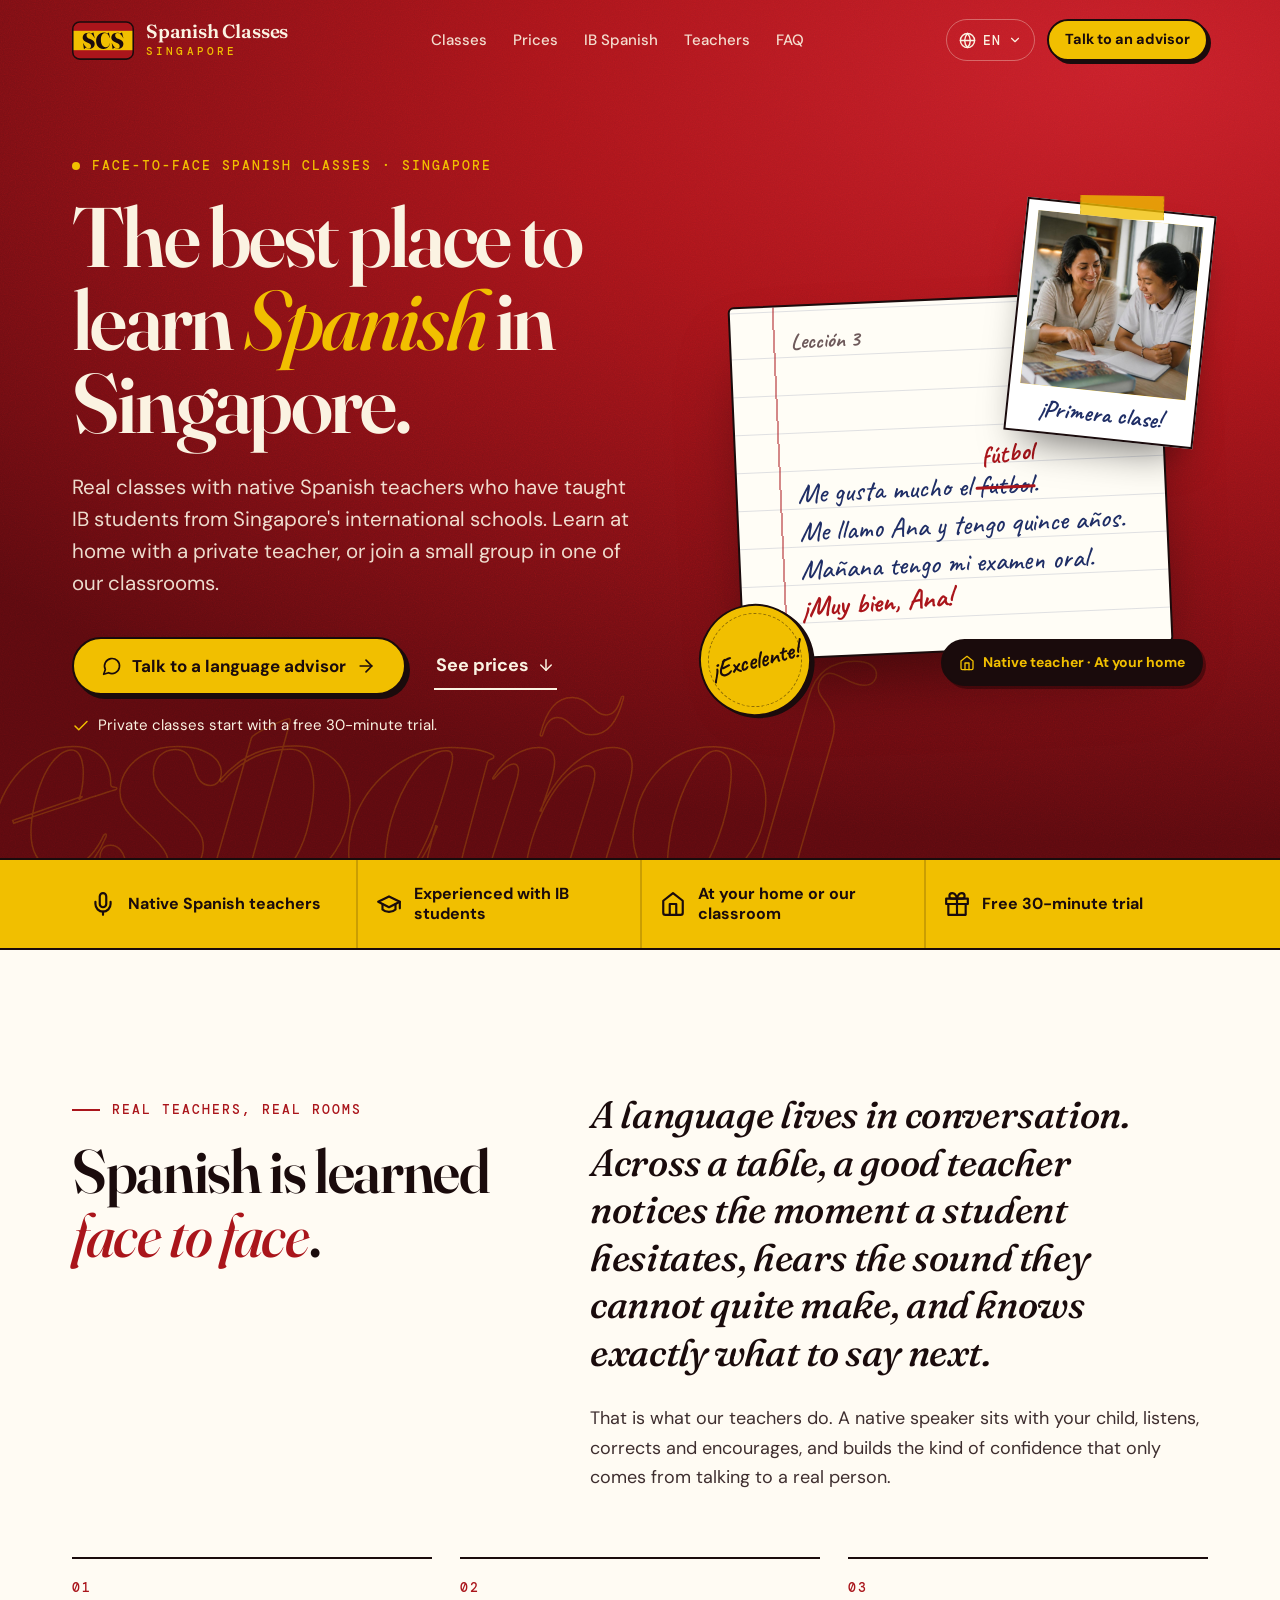
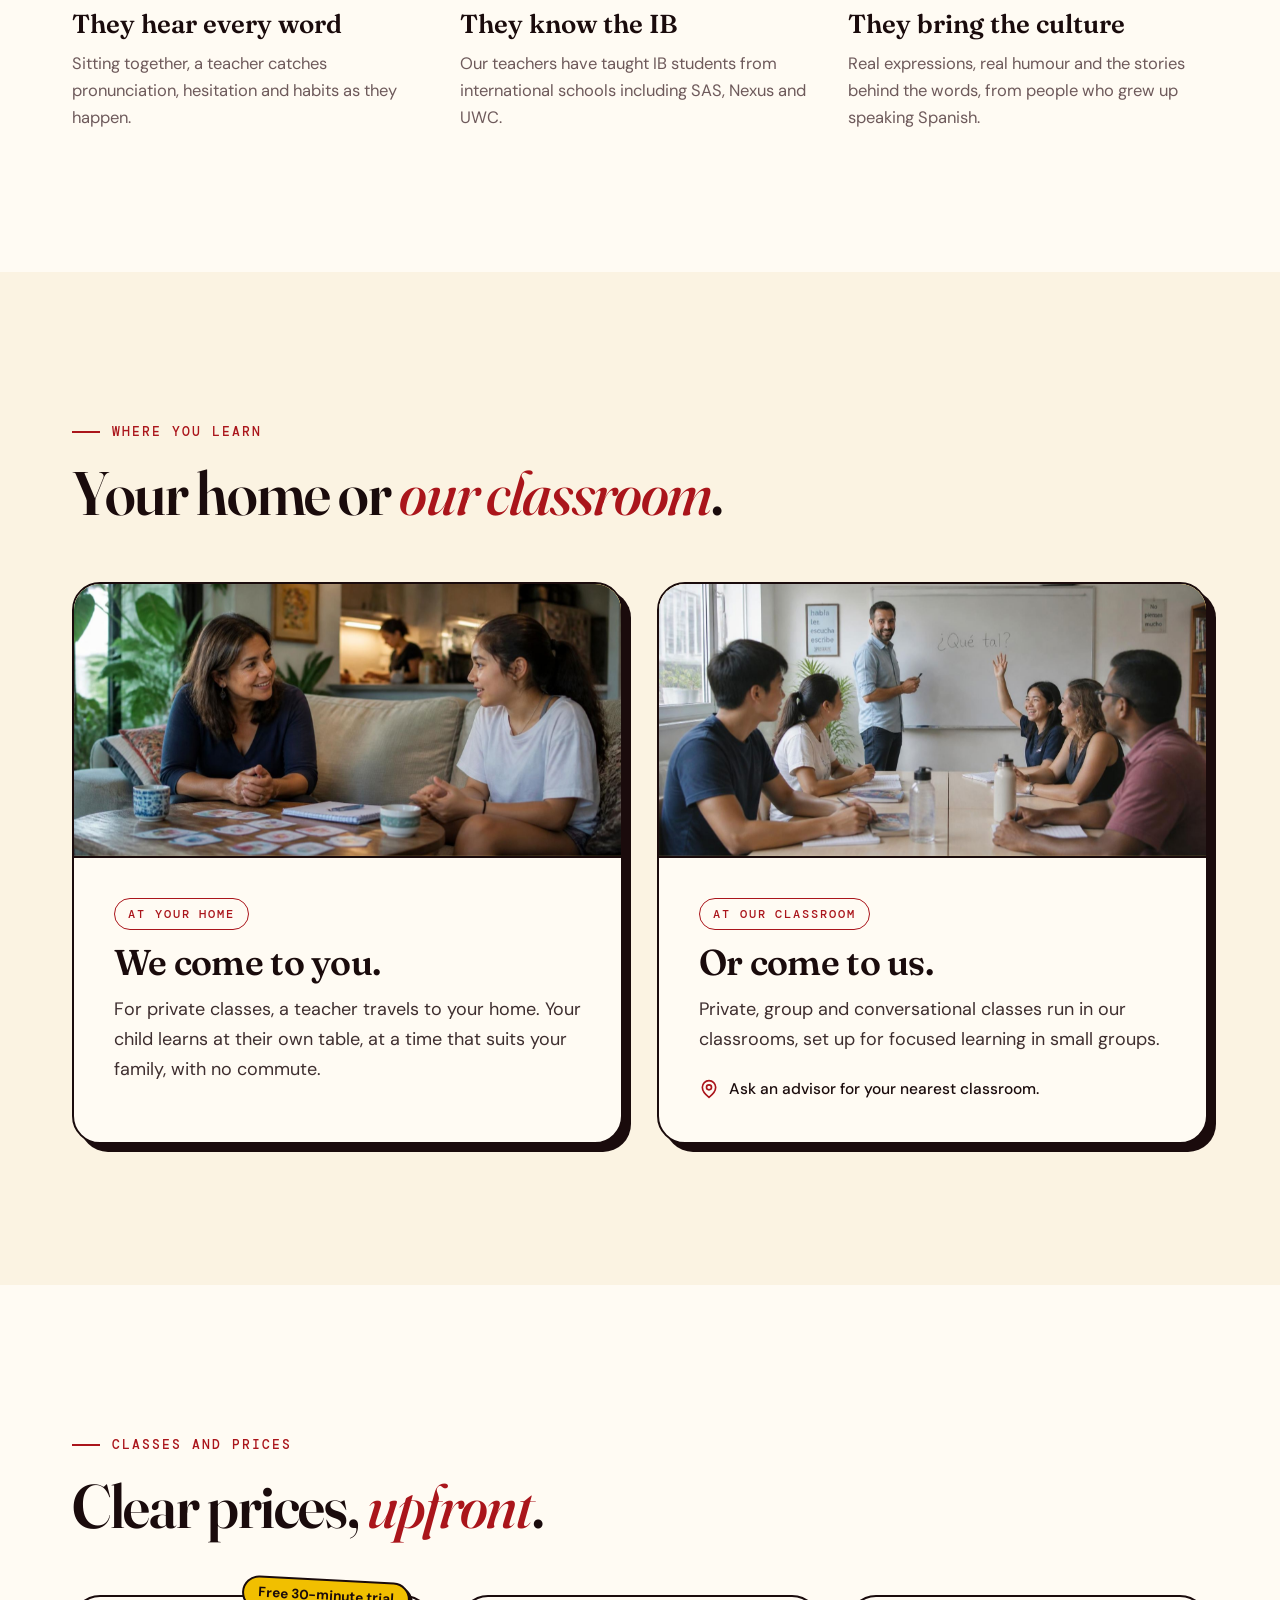
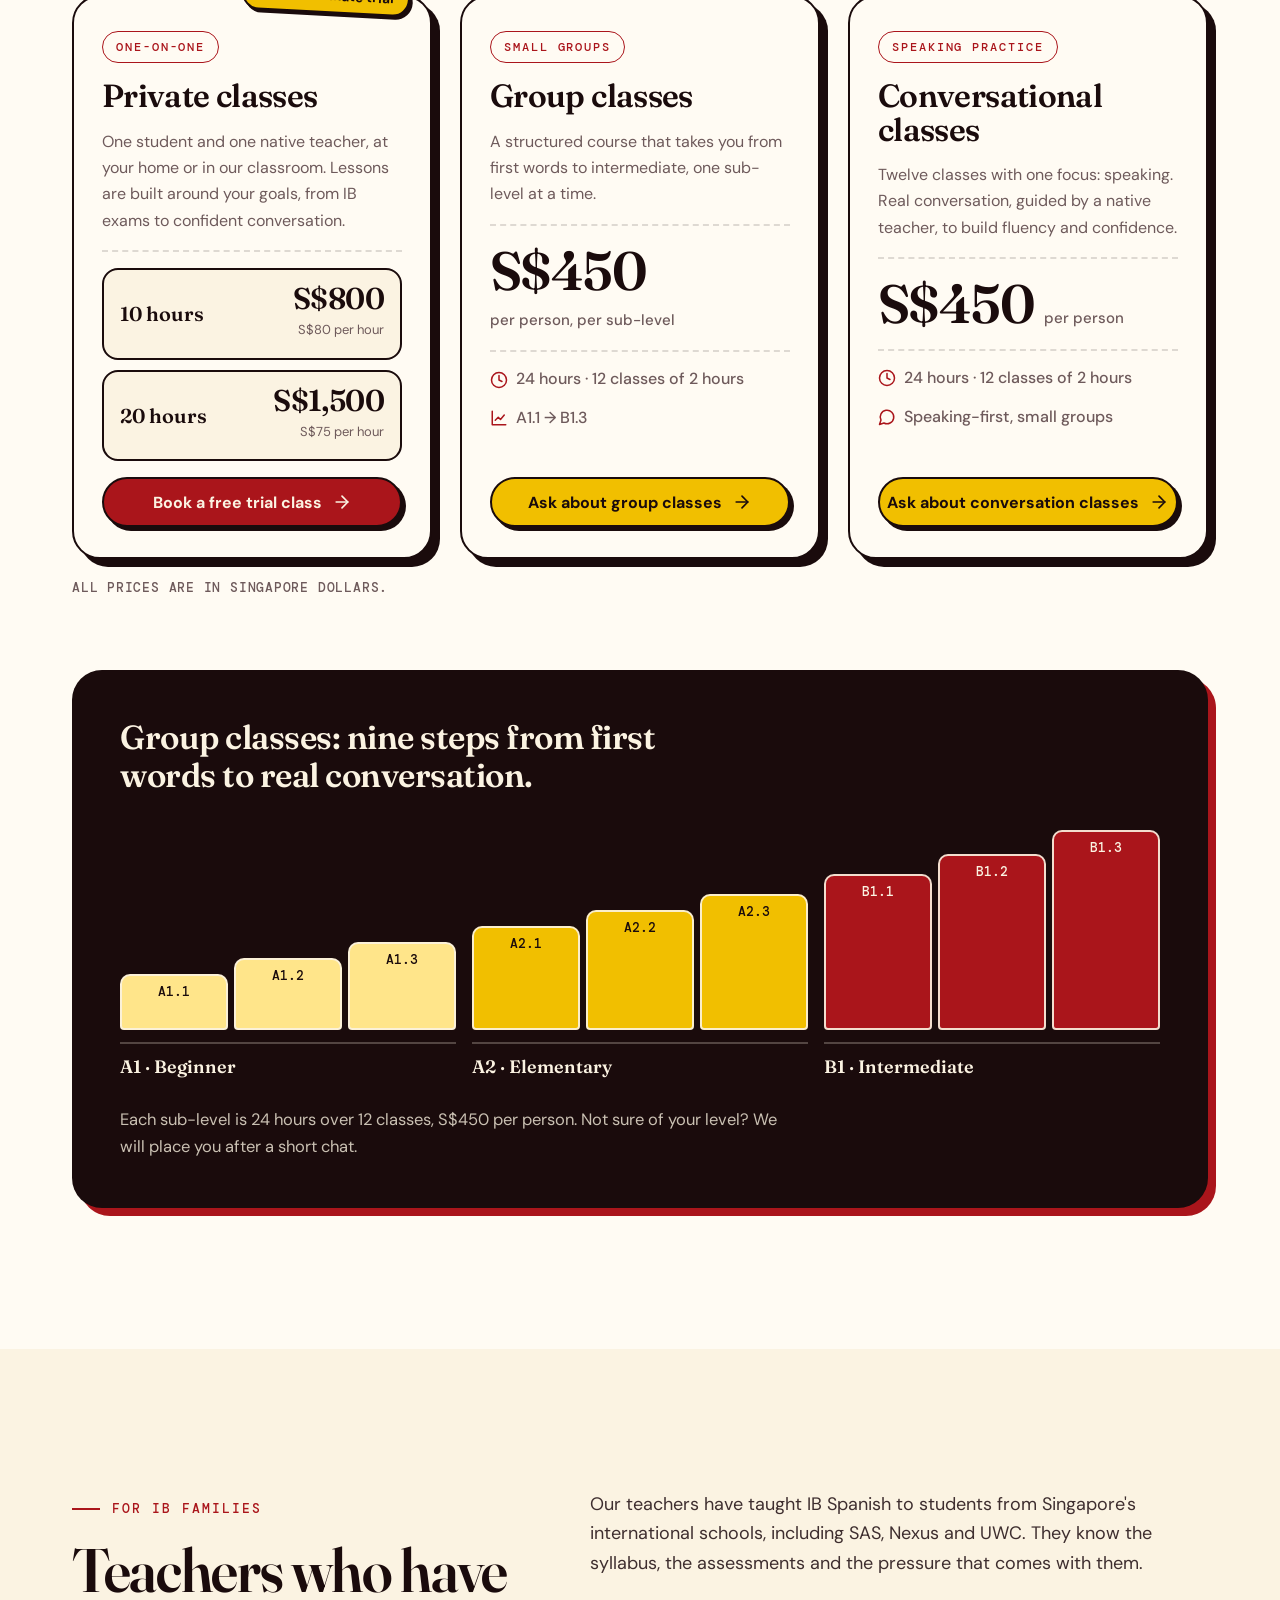
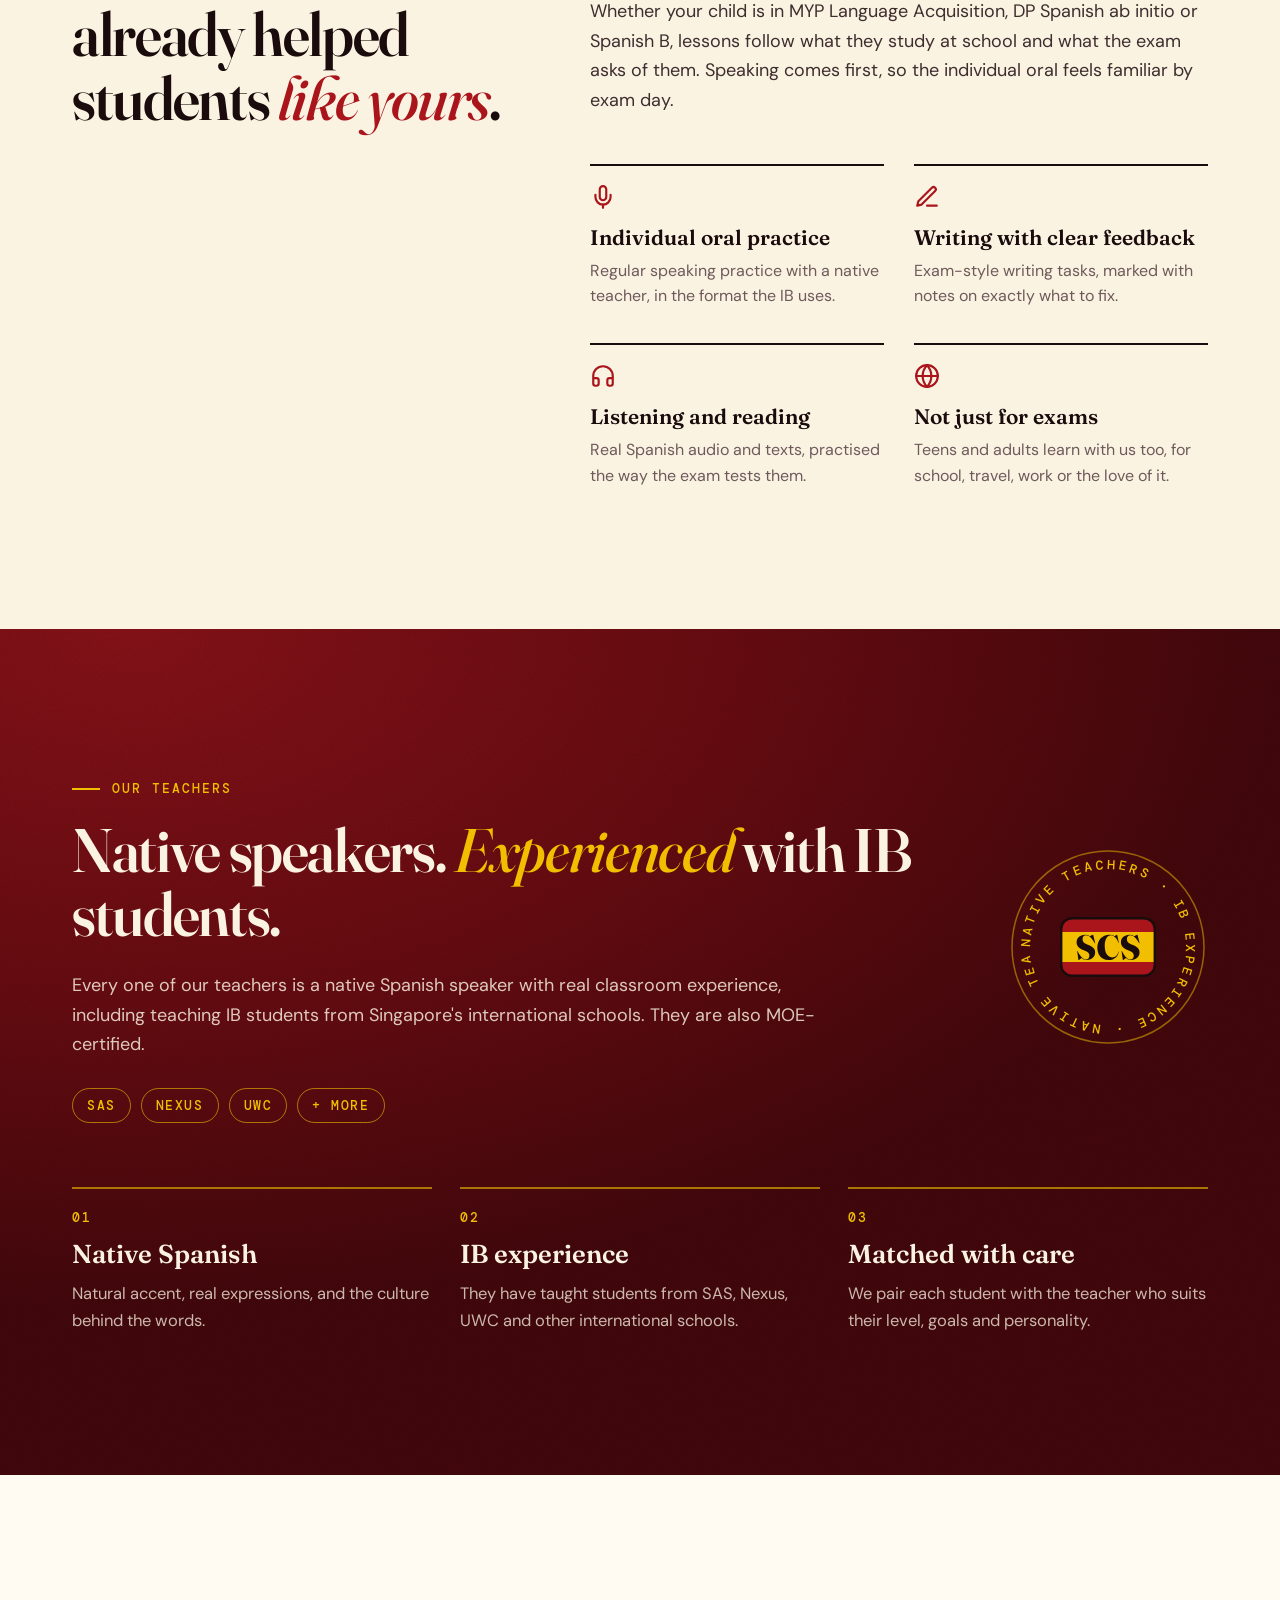
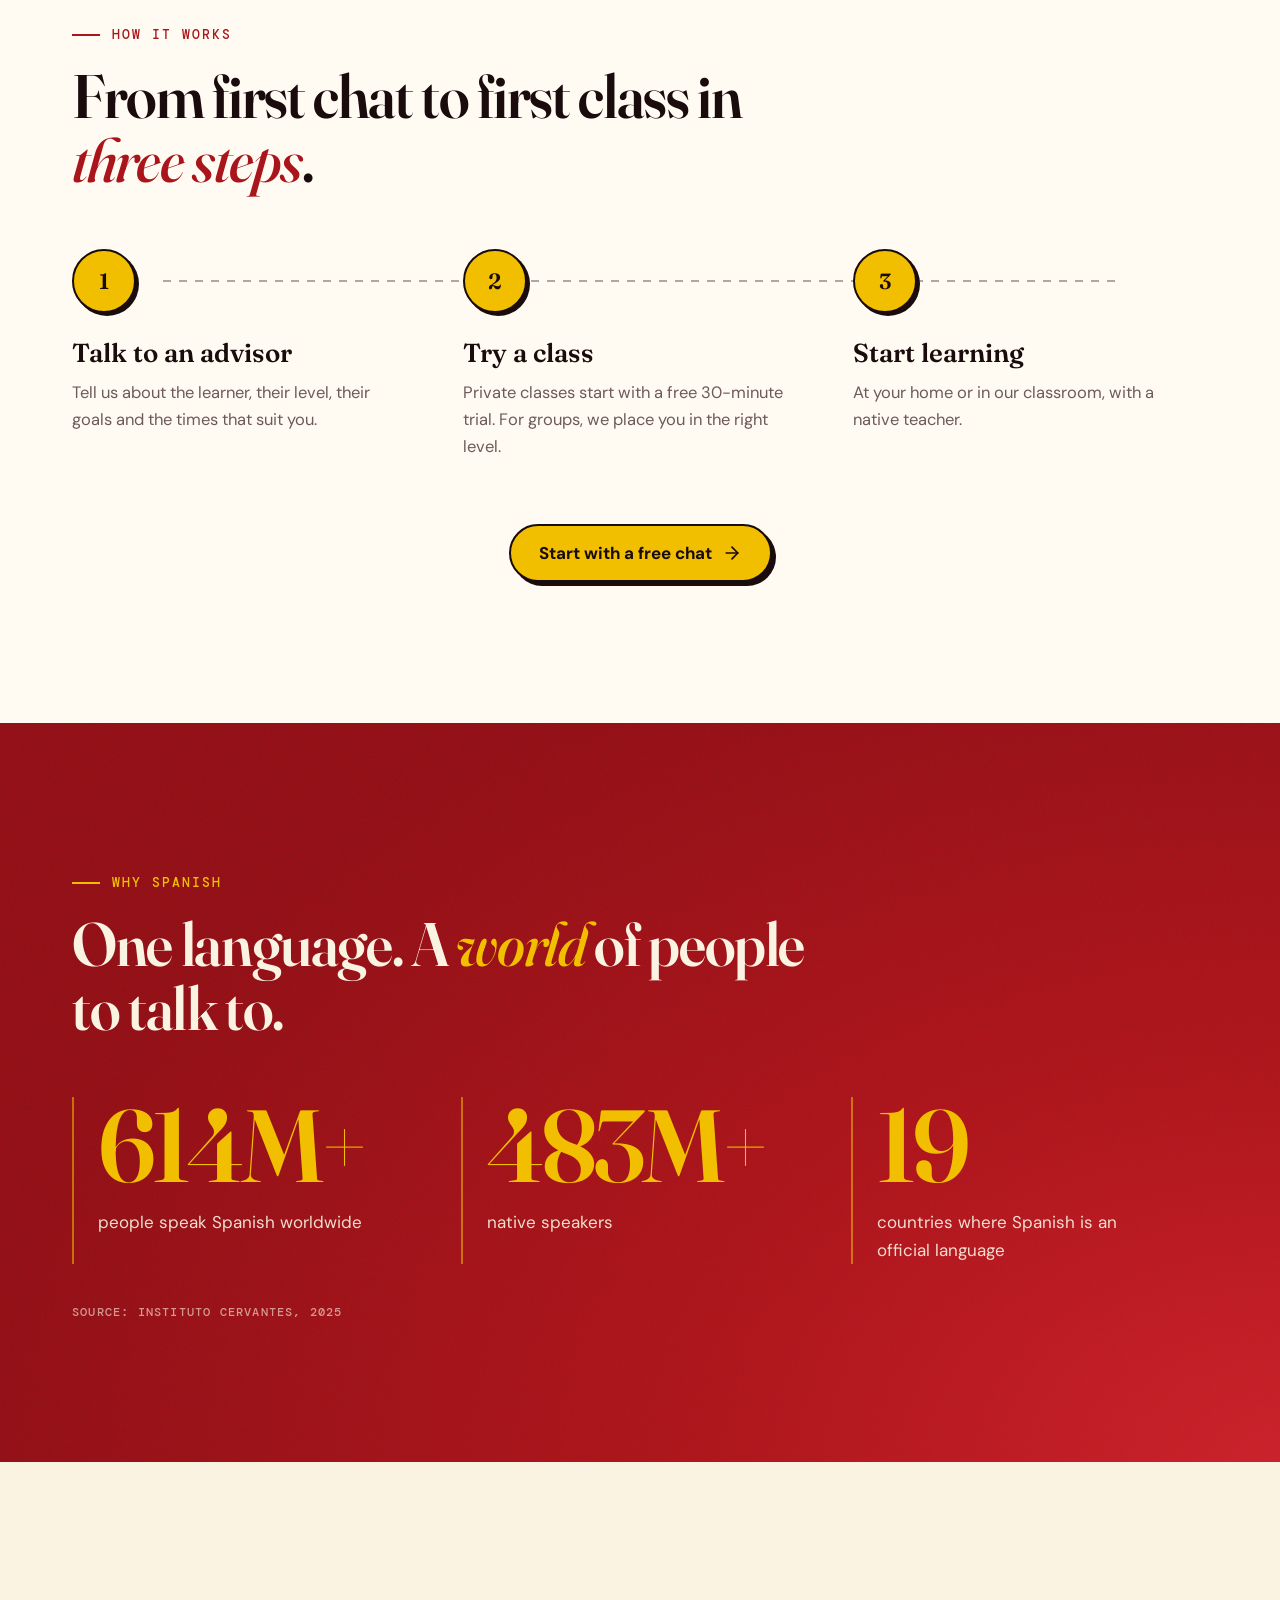
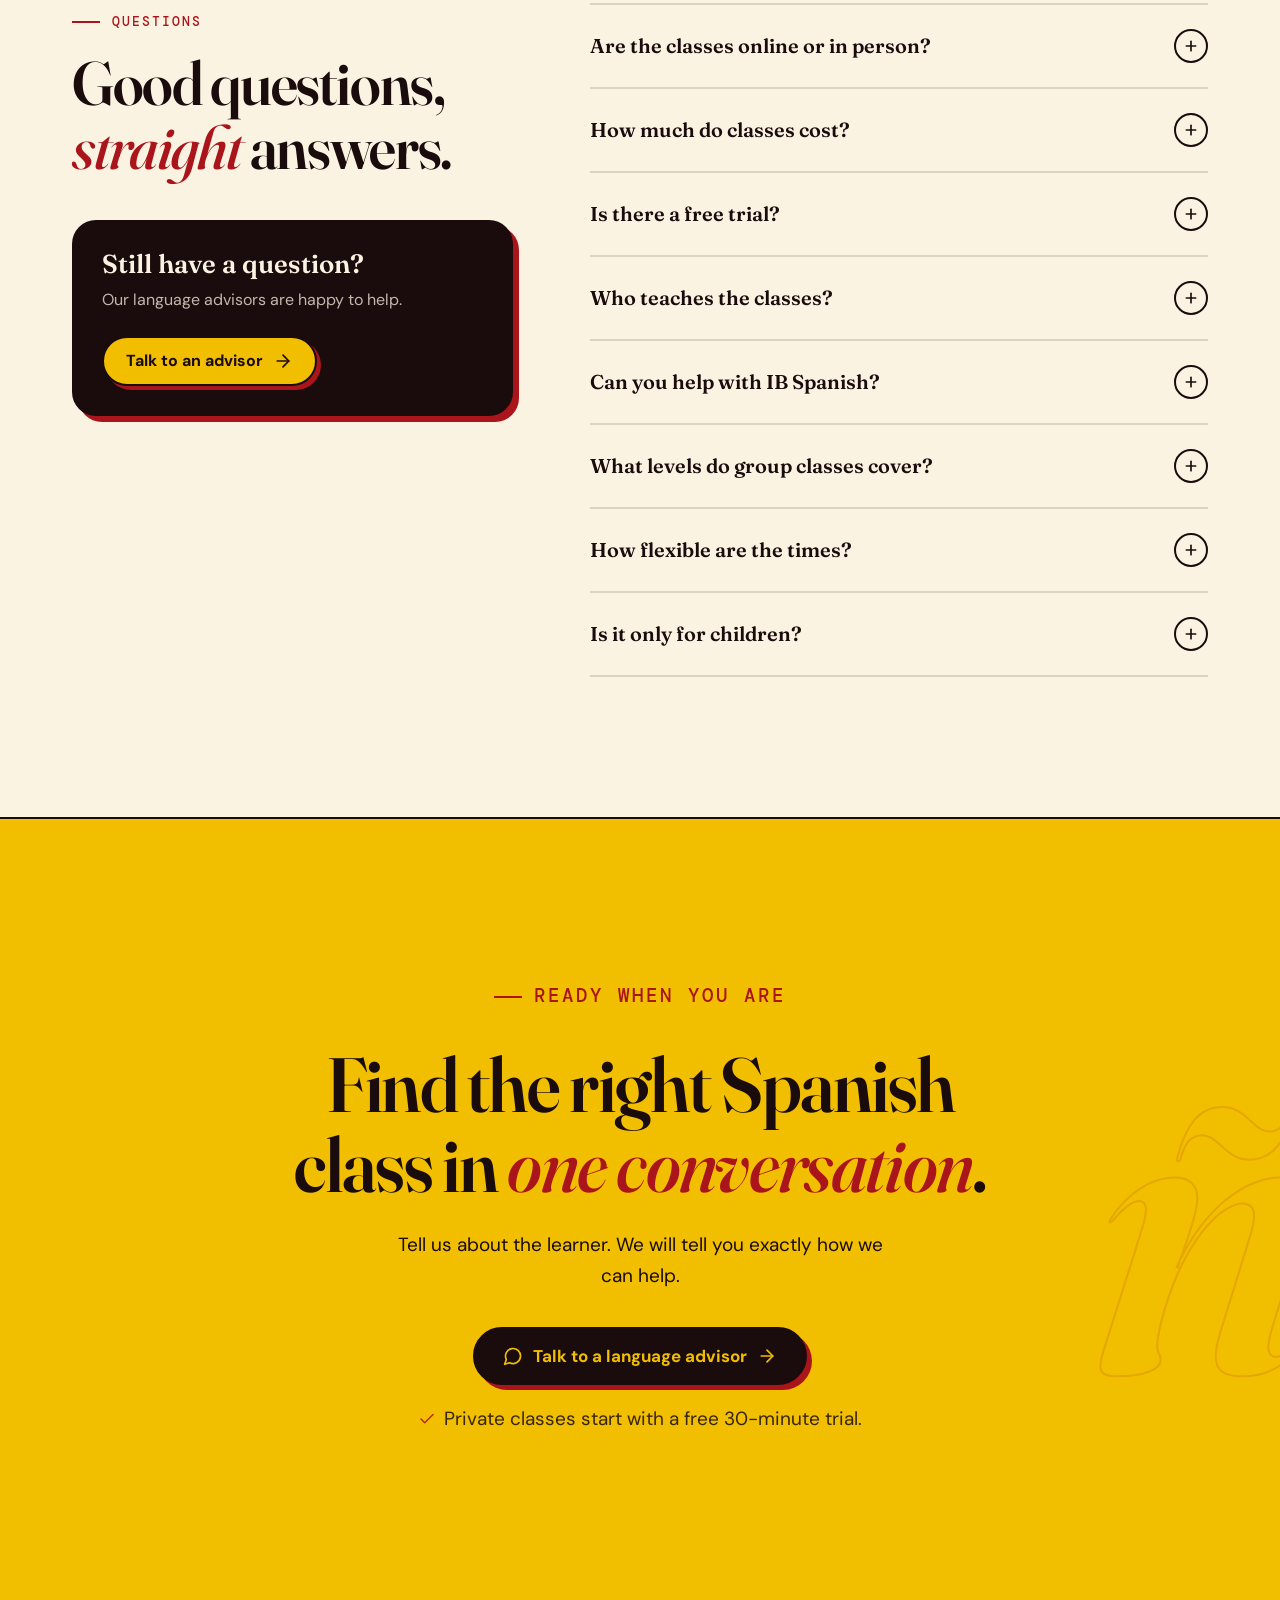
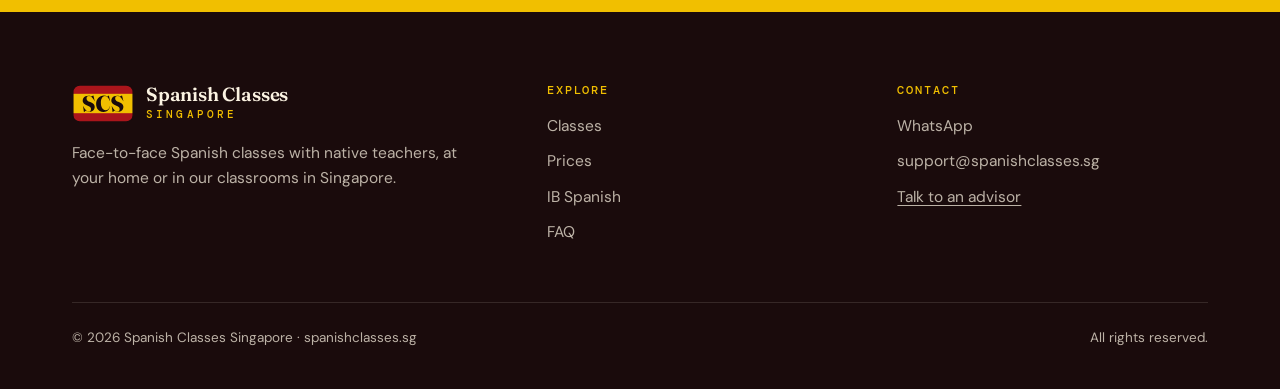
<file: index.html>
<!doctype html>
<html lang="en">
<head>
<meta charset="utf-8">
<meta name="viewport" content="width=device-width, initial-scale=1, viewport-fit=cover">
<title>Spanish Classes Singapore | Face-to-Face Spanish Lessons and IB Spanish</title>
<meta name="description" content="Face-to-face Spanish classes in Singapore with native teachers who have taught IB students from SAS, Nexus and UWC. Private classes at home or in our classroom, group and conversational classes. Free 30-minute trial.">
<link rel="canonical" href="https://spanishclasses.sg/">
<meta name="theme-color" content="#AA151B">
<meta property="og:type" content="website">
<meta property="og:site_name" content="Spanish Classes Singapore">
<meta property="og:title" content="Spanish Classes Singapore | Face-to-face Spanish with native teachers">
<meta property="og:description" content="Private classes at home or in our classroom, group and conversational classes, and IB Spanish support. Free 30-minute trial for private classes.">
<meta property="og:url" content="https://spanishclasses.sg/">
<meta property="og:image" content="https://spanishclasses.sg/classroom.jpg">
<meta property="og:locale" content="en_SG">
<meta name="twitter:card" content="summary_large_image">
<link rel="icon" href="/favicon.svg" type="image/svg+xml">
<link rel="apple-touch-icon" href="/apple-touch-icon.png">
<link rel="manifest" href="/site.webmanifest">
<link rel="preconnect" href="https://fonts.googleapis.com">
<link rel="preconnect" href="https://fonts.gstatic.com" crossorigin>
<link href="https://fonts.googleapis.com/css2?family=Caveat:wght@500;700&family=DM+Mono:wght@400;500&family=DM+Sans:opsz,wght@9..40,400;9..40,500;9..40,700&family=Fraunces:ital,opsz,wght@0,9..144,500;0,9..144,600;0,9..144,700;1,9..144,500;1,9..144,600&display=swap" rel="stylesheet">
<link rel="preload" as="image" href="/hero.jpg">
<link rel="stylesheet" href="/styles.css">
<script type="application/ld+json">
{"@context":"https://schema.org","@graph":[
{"@type":"EducationalOrganization","name":"Spanish Classes Singapore","url":"https://spanishclasses.sg","areaServed":"Singapore","description":"Face-to-face Spanish classes in Singapore with native teachers experienced with IB students. Private classes at home or in our classrooms, group and conversational classes."},
{"@type":"FAQPage","mainEntity":[
{"@type":"Question","name":"Are the classes online or in person?","acceptedAnswer":{"@type":"Answer","text":"In person. A teacher comes to your home for private classes, or you join us in one of our classrooms."}},
{"@type":"Question","name":"How much do classes cost?","acceptedAnswer":{"@type":"Answer","text":"Private classes are S$800 for 10 hours or S$1,500 for 20 hours. Group and conversational classes are S$450 per person for 24 hours (12 classes of 2 hours)."}},
{"@type":"Question","name":"Is there a free trial?","acceptedAnswer":{"@type":"Answer","text":"Yes. Private classes start with a free 30-minute trial, so you can meet the teacher before you decide."}},
{"@type":"Question","name":"Who teaches the classes?","acceptedAnswer":{"@type":"Answer","text":"Native Spanish speakers who have taught IB students from international schools in Singapore, including SAS, Nexus and UWC."}},
{"@type":"Question","name":"Can you help with IB Spanish?","acceptedAnswer":{"@type":"Answer","text":"Yes. We support MYP Language Acquisition, DP Spanish ab initio and Spanish B, with extra focus on speaking for the individual oral."}},
{"@type":"Question","name":"What levels do group classes cover?","acceptedAnswer":{"@type":"Answer","text":"Nine sub-levels from A1.1 to B1.3, from complete beginner to intermediate. Each sub-level is 24 hours."}}
]}]}
</script>
<script src="/main.js" defer></script>
</head>
<body>
<div class="scs" id="scs">
  <!-- logo mark, drawn once and reused -->
  <svg width="0" height="0" style="position:absolute" aria-hidden="true">
    <defs>
      <clipPath id="scs-clip"><rect x="2" y="2" width="156" height="96" rx="18"/></clipPath>
      <symbol id="scs-mark" viewBox="0 0 160 100">
        <g clip-path="url(#scs-clip)"><rect width="160" height="100" fill="#AA151B"/><rect y="25" width="160" height="50" fill="#F1BF00"/></g>
        <path d="M43.7 71.5Q41.3 71.5 39.6 70.7Q38 70 37.1 69.2Q36.2 68.5 35.8 68.5Q35.6 68.5 35 69Q34.4 69.4 33.7 70.1Q33 70.7 32.3 71.2Q31.7 71.7 31.4 71.7Q31.2 71.7 30.9 71.5Q30.7 71.3 30.6 71L28.6 57.1Q28.6 56.9 28.6 56.8Q28.7 56.6 28.7 56.6Q28.8 56.6 28.9 56.6Q29 56.7 29.1 56.8Q32.1 62.6 34.6 65.6Q37 68.6 39 69.7Q41 70.8 42.8 70.8Q45.6 70.8 47.3 69.3Q49 67.8 49 64.7Q49 62.7 48.3 61.1Q47.5 59.5 45.7 58.2Q43.8 56.9 40.7 55.9Q35.9 54.2 33 52.2Q30.2 50.2 28.9 47.6Q27.6 45.1 27.6 42Q27.6 38.3 29.5 35.6Q31.4 32.8 34.7 31.3Q38.1 29.7 42.6 29.7Q44.7 29.7 46.1 30.2Q47.6 30.7 48.5 31.2Q49.4 31.6 49.9 31.6Q50.4 31.6 51.4 31.1Q52.4 30.6 53.4 30Q54.4 29.5 54.9 29.5Q55 29.5 55.2 29.6Q55.3 29.7 55.4 30L58.6 43.4Q58.7 43.6 58.6 43.7Q58.6 43.8 58.5 43.9Q58.4 43.9 58.3 43.9Q58.2 43.8 58.1 43.7Q54.8 38.3 52.3 35.4Q49.7 32.5 47.5 31.4Q45.4 30.4 43.3 30.4Q40.8 30.4 39.2 32.1Q37.6 33.9 37.6 36.8Q37.6 38.9 38.3 40.5Q39 42.2 40.7 43.5Q42.4 44.8 45.3 45.8Q50.3 47.6 53.2 49.5Q56.1 51.5 57.4 53.9Q58.6 56.3 58.6 59.3Q58.6 62.7 56.8 65.5Q55.1 68.2 51.7 69.8Q48.4 71.5 43.7 71.5ZM97.9 57.7Q97.6 60.7 96.3 63.2Q95 65.8 92.9 67.7Q90.7 69.6 87.8 70.7Q84.9 71.8 81.5 71.8Q75.5 71.8 71.2 69.2Q66.9 66.6 64.5 62Q62.2 57.4 62.2 51.2Q62.2 46.4 63.7 42.5Q65.1 38.5 67.8 35.6Q70.4 32.7 74.1 31.1Q77.8 29.5 82.4 29.5Q85 29.5 86.8 30.1Q88.6 30.6 89.7 31.2Q90.8 31.7 91 31.7Q91.4 31.7 92.3 31.2Q93.2 30.6 94 30.1Q94.8 29.6 95 29.6Q95.1 29.6 95.2 29.7Q95.4 29.8 95.4 30.1L98 42.5Q98.1 42.8 98 42.9Q98 43.1 97.8 43.1Q97.6 43.2 97.4 43.1Q97.3 42.9 97.2 42.6Q95.5 38.1 93.5 35.5Q91.4 32.9 89.3 31.8Q87.1 30.6 85 30.6Q82.8 30.6 80.9 31.7Q79 32.8 77.6 35Q76.1 37.1 75.3 40.3Q74.5 43.4 74.5 47.6Q74.5 54.3 76.1 58.7Q77.7 63 80.5 65.1Q83.3 67.3 87 67.3Q90.9 67.3 93.7 64.9Q96.5 62.4 97.4 57.7Q97.4 57.5 97.5 57.4Q97.5 57.3 97.6 57.3Q97.8 57.3 97.8 57.4Q97.9 57.5 97.9 57.7ZM117.7 71.5Q115.2 71.5 113.6 70.7Q112 70 111.1 69.2Q110.1 68.5 109.8 68.5Q109.5 68.5 108.9 69Q108.3 69.4 107.6 70.1Q106.9 70.7 106.3 71.2Q105.7 71.7 105.3 71.7Q105.1 71.7 104.9 71.5Q104.6 71.3 104.6 71L102.6 57.1Q102.5 56.9 102.6 56.8Q102.6 56.6 102.7 56.6Q102.8 56.6 102.9 56.6Q103 56.7 103.1 56.8Q106.1 62.6 108.5 65.6Q110.9 68.6 112.9 69.7Q115 70.8 116.7 70.8Q119.6 70.8 121.3 69.3Q123 67.8 123 64.7Q123 62.7 122.2 61.1Q121.4 59.5 119.6 58.2Q117.8 56.9 114.6 55.9Q109.9 54.2 107 52.2Q104.1 50.2 102.8 47.6Q101.5 45.1 101.5 42Q101.5 38.3 103.4 35.6Q105.3 32.8 108.7 31.3Q112.1 29.7 116.5 29.7Q118.7 29.7 120.1 30.2Q121.5 30.7 122.4 31.2Q123.3 31.6 123.8 31.6Q124.3 31.6 125.3 31.1Q126.4 30.6 127.4 30Q128.4 29.5 128.8 29.5Q129 29.5 129.1 29.6Q129.3 29.7 129.3 30L132.6 43.4Q132.6 43.6 132.6 43.7Q132.5 43.8 132.5 43.9Q132.4 43.9 132.3 43.9Q132.1 43.8 132.1 43.7Q128.8 38.3 126.2 35.4Q123.6 32.5 121.5 31.4Q119.3 30.4 117.3 30.4Q114.7 30.4 113.1 32.1Q111.5 33.9 111.5 36.8Q111.5 38.9 112.2 40.5Q113 42.2 114.7 43.5Q116.4 44.8 119.3 45.8Q124.3 47.6 127.2 49.5Q130.1 51.5 131.3 53.9Q132.6 56.3 132.6 59.3Q132.6 62.7 130.8 65.5Q129 68.2 125.7 69.8Q122.4 71.5 117.7 71.5Z" fill="#1A0B0C"/>
        <rect x="2" y="2" width="156" height="96" rx="18" fill="none" stroke="#1A0B0C" stroke-width="4"/>
      </symbol>
    </defs>
  </svg>

  <div class="s-progress" aria-hidden="true"><span id="s-prog"></span></div>

  <!-- NAV -->
  <header class="s-nav" id="s-nav">
    <div class="s-wrap s-nav-in">
      <a class="s-logo" href="#s-top" aria-label="Spanish Classes Singapore, back to top">
        <svg class="s-mark" aria-hidden="true"><use href="#scs-mark"/></svg>
        <span class="s-wm"><b>Spanish Classes</b><small>SINGAPORE</small></span>
      </a>
      <nav class="s-links" aria-label="Main">
        <a href="#s-where" data-i18n="nav_classes">Classes</a>
        <a href="#s-prices" data-i18n="nav_prices">Prices</a>
        <a href="#s-ib" data-i18n="nav_ib">IB Spanish</a>
        <a href="#s-teachers" data-i18n="nav_teachers">Teachers</a>
        <a href="#s-faq" data-i18n="nav_faq">FAQ</a>
      </nav>
      <div class="s-nav-right">
        <div class="s-lang">
          <button class="s-lang-btn" id="s-lang-btn" type="button" aria-haspopup="listbox" aria-expanded="false" aria-label="Change language">
            <svg class="s-ico" viewBox="0 0 24 24"><circle cx="12" cy="12" r="10"/><path d="M12 2a14.5 14.5 0 0 0 0 20 14.5 14.5 0 0 0 0-20"/><path d="M2 12h20"/></svg>
            <span id="s-lang-cur">EN</span>
            <svg class="s-ico" viewBox="0 0 24 24" style="width:14px;height:14px"><path d="m6 9 6 6 6-6"/></svg>
          </button>
          <ul class="s-lang-list" id="s-lang-list" role="listbox" aria-label="Language" hidden></ul>
        </div>
        <button class="s-btn s-btn-sm s-nav-cta" data-advisor type="button"><span data-i18n="cta_short">Talk to an advisor</span></button>
        <button class="s-menu-btn" id="s-menu-btn" type="button" aria-expanded="false" aria-controls="s-mnav" aria-label="Menu">
          <svg class="s-ico" viewBox="0 0 24 24"><path d="M4 7h16"/><path d="M4 12h16"/><path d="M4 17h16"/></svg>
        </button>
      </div>
    </div>
    <nav class="s-mnav" id="s-mnav" aria-label="Mobile" hidden>
      <a href="#s-where" data-i18n="nav_classes">Classes</a>
      <a href="#s-prices" data-i18n="nav_prices">Prices</a>
      <a href="#s-ib" data-i18n="nav_ib">IB Spanish</a>
      <a href="#s-teachers" data-i18n="nav_teachers">Teachers</a>
      <a href="#s-faq" data-i18n="nav_faq">FAQ</a>
      <button class="s-btn" data-advisor type="button"><span data-i18n="cta_long">Talk to a language advisor</span></button>
    </nav>
  </header>

  <main>
  <!-- HERO -->
  <section class="s-hero s-grain" id="s-top">
    <span class="s-hero-word" aria-hidden="true">español</span>
    <div class="s-wrap s-hero-grid">
      <div>
        <p class="s-eyebrow s-reveal"><span class="s-dot"></span><span data-i18n="hero_eyebrow">Face-to-face Spanish classes · Singapore</span></p>
        <h1 class="s-h1 s-reveal" data-i18n="hero_h1">The best place to learn <em>Spanish</em> in Singapore.</h1>
        <p class="s-lead s-reveal" data-i18n="hero_sub">Real classes with native Spanish teachers who have taught IB students from Singapore's international schools. Learn at home with a private teacher, or join a small group in one of our classrooms.</p>
        <div class="s-cta-row s-reveal">
          <button class="s-btn s-btn-lg" data-advisor type="button">
            <svg class="s-ico" viewBox="0 0 24 24"><path d="M7.9 20A9 9 0 1 0 4 16.1L2 22Z"/></svg>
            <span data-i18n="cta_long">Talk to a language advisor</span>
            <svg class="s-ico s-arr" viewBox="0 0 24 24"><path d="M5 12h14"/><path d="m12 5 7 7-7 7"/></svg>
          </button>
          <a class="s-link" href="#s-prices"><span data-i18n="hero_cta2">See prices</span><svg class="s-ico" viewBox="0 0 24 24" style="width:18px;height:18px"><path d="M12 5v14"/><path d="m19 12-7 7-7-7"/></svg></a>
        </div>
        <p class="s-micro s-reveal"><svg class="s-ico" viewBox="0 0 24 24"><path d="M20 6 9 17l-5-5"/></svg><span data-i18n="hero_micro">Private classes start with a free 30-minute trial.</span></p>
      </div>

      <div class="s-visual s-reveal" aria-hidden="true">
        <figure class="s-pola">
          <div class="s-photo"><img src="/hero.jpg" alt="A Spanish teacher and a student working through an exercise book at a kitchen table" width="1000" height="1239" fetchpriority="high" decoding="async"><span class="s-photo-ph"><svg class="s-ico" viewBox="0 0 24 24"><path d="M14.5 4h-5L7 7H4a2 2 0 0 0-2 2v9a2 2 0 0 0 2 2h16a2 2 0 0 0 2-2V9a2 2 0 0 0-2-2h-3l-2.5-3z"/><circle cx="12" cy="13" r="3"/></svg><span data-i18n="ph_hero">Photo: a teacher and student at the table</span></span></div>
          <figcaption>¡Primera clase!</figcaption>
        </figure>
        <div class="s-note" id="s-note">
          <span class="s-lesson">Lección 3</span>
          <p>Me gusta mucho el <span class="s-corr"><span class="s-err">futbol</span><span class="s-fix">fútbol</span></span>.</p>
          <p>Me llamo Ana y tengo quince años.</p>
          <p>Mañana tengo mi examen oral.</p>
          <p class="s-tn">¡Muy bien, Ana!</p>
        </div>
        <div class="s-stk">¡Excelente!</div>
        <span class="s-chip"><svg class="s-ico" viewBox="0 0 24 24"><path d="m3 9 9-7 9 7v11a2 2 0 0 1-2 2H5a2 2 0 0 1-2-2z"/><path d="M9 22V12h6v10"/></svg><span data-i18n="chip_where">Native teacher · At your home</span></span>
      </div>
    </div>
  </section>

  <!-- TRUST STRIP -->
  <section class="s-trust" aria-label="Highlights">
    <div class="s-wrap s-trust-in">
      <div class="s-trust-item"><svg class="s-ico" viewBox="0 0 24 24"><path d="M12 2a3 3 0 0 0-3 3v7a3 3 0 0 0 6 0V5a3 3 0 0 0-3-3Z"/><path d="M19 10v2a7 7 0 0 1-14 0v-2"/><path d="M12 19v3"/></svg><span data-i18n="trust_1">Native Spanish teachers</span></div>
      <div class="s-trust-item"><svg class="s-ico" viewBox="0 0 24 24"><path d="M22 10v6"/><path d="M2 10l10-5 10 5-10 5z"/><path d="M6 12v5c3 3 9 3 12 0v-5"/></svg><span data-i18n="trust_2">Experienced with IB students</span></div>
      <div class="s-trust-item"><svg class="s-ico" viewBox="0 0 24 24"><path d="m3 9 9-7 9 7v11a2 2 0 0 1-2 2H5a2 2 0 0 1-2-2z"/><path d="M9 22V12h6v10"/></svg><span data-i18n="trust_3">At your home or our classroom</span></div>
      <div class="s-trust-item"><svg class="s-ico" viewBox="0 0 24 24"><path d="M20 12v10H4V12"/><path d="M2 7h20v5H2z"/><path d="M12 22V7"/><path d="M12 7H7.5a2.5 2.5 0 0 1 0-5C11 2 12 7 12 7z"/><path d="M12 7h4.5a2.5 2.5 0 0 0 0-5C13 2 12 7 12 7z"/></svg><span data-i18n="trust_4">Free 30-minute trial</span></div>
    </div>
  </section>

  <!-- HUMAN -->
  <section class="s-sec s-human" id="s-human">
    <div class="s-wrap">
      <div class="s-ed">
        <div class="s-ed-l s-reveal">
          <p class="s-eyebrow" data-i18n="hum_eyebrow">Real teachers, real rooms</p>
          <h2 class="s-h2" data-i18n="hum_h2">Spanish is learned <em>face to face</em>.</h2>
        </div>
        <div>
          <p class="s-quote s-reveal" data-i18n="hum_p1">A language lives in conversation. Across a table, a good teacher notices the moment a student hesitates, hears the sound they cannot quite make, and knows exactly what to say next.</p>
          <p class="s-body s-reveal" style="margin-top:28px" data-i18n="hum_p2">That is what our teachers do. A native speaker sits with your child, listens, corrects and encourages, and builds the kind of confidence that only comes from talking to a real person.</p>
        </div>
      </div>
      <div class="s-three">
        <div class="s-tcard s-reveal"><span class="s-num">01</span><h3 data-i18n="hum_1_t">They hear every word</h3><p data-i18n="hum_1_d">Sitting together, a teacher catches pronunciation, hesitation and habits as they happen.</p></div>
        <div class="s-tcard s-reveal"><span class="s-num">02</span><h3 data-i18n="hum_2_t">They know the IB</h3><p data-i18n="hum_2_d">Our teachers have taught IB students from international schools including SAS, Nexus and UWC.</p></div>
        <div class="s-tcard s-reveal"><span class="s-num">03</span><h3 data-i18n="hum_3_t">They bring the culture</h3><p data-i18n="hum_3_d">Real expressions, real humour and the stories behind the words, from people who grew up speaking Spanish.</p></div>
      </div>
    </div>
  </section>

  <!-- WHERE -->
  <section class="s-sec s-where" id="s-where">
    <div class="s-wrap">
      <div class="s-head s-reveal">
        <p class="s-eyebrow" data-i18n="where_eyebrow">Where you learn</p>
        <h2 class="s-h2" data-i18n="where_h2">Your home or <em>our classroom</em>.</h2>
      </div>
      <div class="s-where-grid">
        <article class="s-wcard s-reveal">
          <div class="s-photo"><img src="/home.jpg" alt="A private Spanish lesson in a family living room" width="1600" height="807" loading="lazy" decoding="async"><span class="s-photo-ph"><svg class="s-ico" viewBox="0 0 24 24"><path d="M14.5 4h-5L7 7H4a2 2 0 0 0-2 2v9a2 2 0 0 0 2 2h16a2 2 0 0 0 2-2V9a2 2 0 0 0-2-2h-3l-2.5-3z"/><circle cx="12" cy="13" r="3"/></svg><span data-i18n="ph_home">Photo: a lesson at home</span></span></div>
          <div class="s-wcard-b">
            <span class="s-tag" data-i18n="w1_tag">At your home</span>
            <h3 data-i18n="w1_h">We come to you.</h3>
            <p data-i18n="w1_p">For private classes, a teacher travels to your home. Your child learns at their own table, at a time that suits your family, with no commute.</p>
          </div>
        </article>
        <article class="s-wcard s-reveal">
          <div class="s-photo"><img src="/classroom.jpg" alt="A small group Spanish class with a native teacher at the whiteboard" width="1600" height="807" loading="lazy" decoding="async"><span class="s-photo-ph"><svg class="s-ico" viewBox="0 0 24 24"><path d="M14.5 4h-5L7 7H4a2 2 0 0 0-2 2v9a2 2 0 0 0 2 2h16a2 2 0 0 0 2-2V9a2 2 0 0 0-2-2h-3l-2.5-3z"/><circle cx="12" cy="13" r="3"/></svg><span data-i18n="ph_class">Photo: our classroom</span></span></div>
          <div class="s-wcard-b">
            <span class="s-tag" data-i18n="w2_tag">At our classroom</span>
            <h3 data-i18n="w2_h">Or come to us.</h3>
            <p data-i18n="w2_p">Private, group and conversational classes run in our classrooms, set up for focused learning in small groups.</p>
            <p class="s-addr"><svg class="s-ico" viewBox="0 0 24 24"><path d="M20 10c0 6-8 12-8 12s-8-6-8-12a8 8 0 0 1 16 0Z"/><circle cx="12" cy="10" r="3"/></svg><span id="s-addr" data-i18n="w2_addr_none">Ask an advisor for your nearest classroom.</span></p>
          </div>
        </article>
      </div>
    </div>
  </section>

  <!-- PRICES -->
  <section class="s-sec" id="s-prices">
    <div class="s-wrap">
      <div class="s-head s-reveal">
        <p class="s-eyebrow" data-i18n="price_eyebrow">Classes and prices</p>
        <h2 class="s-h2" data-i18n="price_h2">Clear prices, <em>upfront</em>.</h2>
      </div>
      <div class="s-price-grid">
        <article class="s-pcard s-reveal">
          <span class="s-badge-trial" data-i18n="p1_trial">Free 30-minute trial</span>
          <span class="s-tag" data-i18n="p1_tag">One-on-one</span>
          <h3 data-i18n="p1_h">Private classes</h3>
          <p data-i18n="p1_p">One student and one native teacher, at your home or in our classroom. Lessons are built around your goals, from IB exams to confident conversation.</p>
          <div class="s-opts2">
            <div class="s-opt2"><span class="s-h" data-i18n="p1_o1">10 hours</span><span class="s-p"><b>S$800</b><small data-i18n="per_hour" data-p="S$80">S$80 per hour</small></span></div>
            <div class="s-opt2"><span class="s-h" data-i18n="p1_o2">20 hours</span><span class="s-p"><b>S$1,500</b><small data-i18n="per_hour" data-p="S$75">S$75 per hour</small></span></div>
          </div>
          <button class="s-btn s-btn-red" data-advisor="trial" type="button"><span data-i18n="p1_cta">Book a free trial class</span><svg class="s-ico s-arr" viewBox="0 0 24 24"><path d="M5 12h14"/><path d="m12 5 7 7-7 7"/></svg></button>
        </article>

        <article class="s-pcard s-reveal">
          <span class="s-tag" data-i18n="p2_tag">Small groups</span>
          <h3 data-i18n="p2_h">Group classes</h3>
          <p data-i18n="p2_p">A structured course that takes you from first words to intermediate, one sub-level at a time.</p>
          <div class="s-pbig"><b>S$450</b><span data-i18n="per_person_sub">per person, per sub-level</span></div>
          <p class="s-meta"><svg class="s-ico" viewBox="0 0 24 24"><circle cx="12" cy="12" r="10"/><path d="M12 6v6l4 2"/></svg><span data-i18n="p_meta">24 hours · 12 classes of 2 hours</span></p>
          <p class="s-meta"><svg class="s-ico" viewBox="0 0 24 24"><path d="M3 3v18h18"/><path d="m7 15 4-4 3 3 5-6"/></svg><span>A1.1 → B1.3</span></p>
          <button class="s-btn" data-advisor type="button"><span data-i18n="p2_cta">Ask about group classes</span><svg class="s-ico s-arr" viewBox="0 0 24 24"><path d="M5 12h14"/><path d="m12 5 7 7-7 7"/></svg></button>
        </article>

        <article class="s-pcard s-reveal">
          <span class="s-tag" data-i18n="p3_tag">Speaking practice</span>
          <h3 data-i18n="p3_h">Conversational classes</h3>
          <p data-i18n="p3_p">Twelve classes with one focus: speaking. Real conversation, guided by a native teacher, to build fluency and confidence.</p>
          <div class="s-pbig"><b>S$450</b><span data-i18n="per_person">per person</span></div>
          <p class="s-meta"><svg class="s-ico" viewBox="0 0 24 24"><circle cx="12" cy="12" r="10"/><path d="M12 6v6l4 2"/></svg><span data-i18n="p_meta">24 hours · 12 classes of 2 hours</span></p>
          <p class="s-meta"><svg class="s-ico" viewBox="0 0 24 24"><path d="M7.9 20A9 9 0 1 0 4 16.1L2 22Z"/></svg><span data-i18n="p3_meta">Speaking-first, small groups</span></p>
          <button class="s-btn" data-advisor type="button"><span data-i18n="p3_cta">Ask about conversation classes</span><svg class="s-ico s-arr" viewBox="0 0 24 24"><path d="M5 12h14"/><path d="m12 5 7 7-7 7"/></svg></button>
        </article>
      </div>
      <p class="s-price-note s-reveal" data-i18n="price_sub">All prices are in Singapore dollars.</p>

      <div class="s-levels s-reveal" id="s-levels">
        <h3 data-i18n="lv_title">Group classes: nine steps from first words to real conversation.</h3>
        <div class="s-ladder">
          <div class="s-lg s-lg-1"><div class="s-bars"><span class="s-bar" style="height:28%">A1.1</span><span class="s-bar" style="height:36%">A1.2</span><span class="s-bar" style="height:44%">A1.3</span></div><p class="s-lg-l" data-i18n="lv_a1">A1 · Beginner</p></div>
          <div class="s-lg s-lg-2"><div class="s-bars"><span class="s-bar" style="height:52%">A2.1</span><span class="s-bar" style="height:60%">A2.2</span><span class="s-bar" style="height:68%">A2.3</span></div><p class="s-lg-l" data-i18n="lv_a2">A2 · Elementary</p></div>
          <div class="s-lg s-lg-3"><div class="s-bars"><span class="s-bar" style="height:78%">B1.1</span><span class="s-bar" style="height:88%">B1.2</span><span class="s-bar" style="height:100%">B1.3</span></div><p class="s-lg-l" data-i18n="lv_b1">B1 · Intermediate</p></div>
        </div>
        <p class="s-body" data-i18n="lv_note">Each sub-level is 24 hours over 12 classes, S$450 per person. Not sure of your level? We will place you after a short chat.</p>
      </div>
    </div>
  </section>

  <!-- IB -->
  <section class="s-sec" id="s-ib" style="background:var(--cream)">
    <div class="s-wrap s-ed">
      <div class="s-ed-l s-reveal">
        <p class="s-eyebrow" data-i18n="ib_eyebrow">For IB families</p>
        <h2 class="s-h2" data-i18n="ib_h2">Teachers who have already helped students <em>like yours</em>.</h2>
      </div>
      <div>
        <p class="s-body s-reveal" data-i18n="ib_p1">Our teachers have taught IB Spanish to students from Singapore's international schools, including SAS, Nexus and UWC. They know the syllabus, the assessments and the pressure that comes with them.</p>
        <p class="s-body s-reveal" data-i18n="ib_p2">Whether your child is in MYP Language Acquisition, DP Spanish ab initio or Spanish B, lessons follow what they study at school and what the exam asks of them. Speaking comes first, so the individual oral feels familiar by exam day.</p>
        <div class="s-feat">
          <div class="s-feat-item s-reveal"><svg class="s-ico" viewBox="0 0 24 24"><path d="M12 2a3 3 0 0 0-3 3v7a3 3 0 0 0 6 0V5a3 3 0 0 0-3-3Z"/><path d="M19 10v2a7 7 0 0 1-14 0v-2"/><path d="M12 19v3"/></svg><h3 data-i18n="ib_f1_t">Individual oral practice</h3><p data-i18n="ib_f1_d">Regular speaking practice with a native teacher, in the format the IB uses.</p></div>
          <div class="s-feat-item s-reveal"><svg class="s-ico" viewBox="0 0 24 24"><path d="M12 20h9"/><path d="M16.5 3.5a2.12 2.12 0 0 1 3 3L7 19l-4 1 1-4Z"/></svg><h3 data-i18n="ib_f2_t">Writing with clear feedback</h3><p data-i18n="ib_f2_d">Exam-style writing tasks, marked with notes on exactly what to fix.</p></div>
          <div class="s-feat-item s-reveal"><svg class="s-ico" viewBox="0 0 24 24"><path d="M3 14h3a2 2 0 0 1 2 2v3a2 2 0 0 1-2 2H5a2 2 0 0 1-2-2v-7a9 9 0 0 1 18 0v7a2 2 0 0 1-2 2h-1a2 2 0 0 1-2-2v-3a2 2 0 0 1 2-2h3"/></svg><h3 data-i18n="ib_f3_t">Listening and reading</h3><p data-i18n="ib_f3_d">Real Spanish audio and texts, practised the way the exam tests them.</p></div>
          <div class="s-feat-item s-reveal"><svg class="s-ico" viewBox="0 0 24 24"><circle cx="12" cy="12" r="10"/><path d="M12 2a14.5 14.5 0 0 0 0 20 14.5 14.5 0 0 0 0-20"/><path d="M2 12h20"/></svg><h3 data-i18n="ib_f4_t">Not just for exams</h3><p data-i18n="ib_f4_d">Teens and adults learn with us too, for school, travel, work or the love of it.</p></div>
        </div>
      </div>
    </div>
  </section>

  <!-- TEACHERS -->
  <section class="s-sec s-dark s-teach s-grain" id="s-teachers">
    <div class="s-wrap">
      <div class="s-teach-top">
        <div class="s-reveal">
          <p class="s-eyebrow" data-i18n="teach_eyebrow">Our teachers</p>
          <h2 class="s-h2" data-i18n="teach_h2">Native speakers. <em>Experienced</em> with IB students.</h2>
          <p class="s-body" data-i18n="teach_p">Every one of our teachers is a native Spanish speaker with real classroom experience, including teaching IB students from Singapore's international schools. They are also MOE-certified.</p>
          <div class="s-schools"><span>SAS</span><span>NEXUS</span><span>UWC</span><span data-i18n="schools_more">+ MORE</span></div>
        </div>
        <svg class="s-badge s-reveal" viewBox="0 0 200 200" aria-hidden="true">
          <defs><path id="s-circ" d="M100,100 m-78,0 a78,78 0 1,1 156,0 a78,78 0 1,1 -156,0"/></defs>
          <circle cx="100" cy="100" r="96" fill="none" stroke="currentColor" stroke-width="1.5" opacity=".5"/>
          <g class="s-rot"><text><textPath href="#s-circ" id="s-badge-text">NATIVE TEACHERS · IB EXPERIENCE · NATIVE TEACHERS · IB EXPERIENCE ·</textPath></text></g>
          <use href="#scs-mark" x="52" y="70" width="96" height="60"/>
        </svg>
      </div>
      <div class="s-three">
        <div class="s-tcard s-reveal"><span class="s-num">01</span><h3 data-i18n="teach_1_t">Native Spanish</h3><p data-i18n="teach_1_d">Natural accent, real expressions, and the culture behind the words.</p></div>
        <div class="s-tcard s-reveal"><span class="s-num">02</span><h3 data-i18n="teach_2_t">IB experience</h3><p data-i18n="teach_2_d">They have taught students from SAS, Nexus, UWC and other international schools.</p></div>
        <div class="s-tcard s-reveal"><span class="s-num">03</span><h3 data-i18n="teach_3_t">Matched with care</h3><p data-i18n="teach_3_d">We pair each student with the teacher who suits their level, goals and personality.</p></div>
      </div>
      <!-- Teacher profiles go here: real photo, name, where they are from, one line on their IB experience -->
    </div>
  </section>

  <!-- HOW IT WORKS -->
  <section class="s-sec" id="s-how">
    <div class="s-wrap">
      <div class="s-head s-reveal">
        <p class="s-eyebrow" data-i18n="how_eyebrow">How it works</p>
        <h2 class="s-h2" data-i18n="how_h2">From first chat to first class in <em>three steps</em>.</h2>
      </div>
      <div class="s-steps">
        <div class="s-step s-reveal"><div class="s-step-n">1</div><h3 data-i18n="how_1_t">Talk to an advisor</h3><p data-i18n="how_1_d">Tell us about the learner, their level, their goals and the times that suit you.</p></div>
        <div class="s-step s-reveal"><div class="s-step-n">2</div><h3 data-i18n="how_2_t">Try a class</h3><p data-i18n="how_2_d">Private classes start with a free 30-minute trial. For groups, we place you in the right level.</p></div>
        <div class="s-step s-reveal"><div class="s-step-n">3</div><h3 data-i18n="how_3_t">Start learning</h3><p data-i18n="how_3_d">At your home or in our classroom, with a native teacher.</p></div>
      </div>
      <div class="s-center s-reveal">
        <button class="s-btn s-btn-lg" data-advisor type="button"><span data-i18n="how_cta">Start with a free chat</span><svg class="s-ico s-arr" viewBox="0 0 24 24"><path d="M5 12h14"/><path d="m12 5 7 7-7 7"/></svg></button>
      </div>
    </div>
  </section>

  <!-- WHY SPANISH -->
  <section class="s-sec s-dark s-why s-grain" id="s-why">
    <div class="s-wrap">
      <div class="s-reveal" style="max-width:760px">
        <p class="s-eyebrow" data-i18n="why_eyebrow">Why Spanish</p>
        <h2 class="s-h2" data-i18n="why_h2">One language. A <em>world</em> of people to talk to.</h2>
      </div>
      <div class="s-stats">
        <div class="s-stat s-reveal"><div class="s-stat-n" data-count="635" data-suffix="M+">635M+</div><p data-i18n="stat_1">people speak Spanish worldwide</p></div>
        <div class="s-stat s-reveal"><div class="s-stat-n" data-count="500" data-suffix="M+">500M+</div><p data-i18n="stat_2">native speakers</p></div>
        <div class="s-stat s-reveal"><div class="s-stat-n" data-count="20" data-suffix="">20</div><p data-i18n="stat_3">countries where Spanish is an official language</p></div>
      </div>
      <p class="s-src s-reveal" data-i18n="stat_src">Source: Instituto Cervantes, 2025</p>
    </div>
  </section>

  <!-- FAQ -->
  <section class="s-sec" id="s-faq" style="background:var(--cream)">
    <div class="s-wrap s-ed">
      <div class="s-ed-l s-reveal">
        <p class="s-eyebrow" data-i18n="faq_eyebrow">Questions</p>
        <h2 class="s-h2" data-i18n="faq_h2">Good questions, <em>straight</em> answers.</h2>
        <div class="s-side">
          <h3 data-i18n="faq_side_t">Still have a question?</h3>
          <p data-i18n="faq_side_p">Our language advisors are happy to help.</p>
          <button class="s-btn" data-advisor type="button"><span data-i18n="cta_short">Talk to an advisor</span><svg class="s-ico s-arr" viewBox="0 0 24 24"><path d="M5 12h14"/><path d="m12 5 7 7-7 7"/></svg></button>
        </div>
      </div>
      <div class="s-faq s-reveal" id="s-faq-list"></div>
    </div>
  </section>

  <!-- FINAL CTA -->
  <section class="s-sec s-final" id="s-start">
    <span class="s-final-mark" aria-hidden="true">ñ</span>
    <div class="s-wrap s-reveal">
      <p class="s-eyebrow" style="color:var(--red)" data-i18n="final_eyebrow">Ready when you are</p>
      <h2 class="s-h2" data-i18n="final_h2">Find the right Spanish class in <em>one conversation</em>.</h2>
      <p data-i18n="final_p">Tell us about the learner. We will tell you exactly how we can help.</p>
      <div class="s-center">
        <button class="s-btn s-btn-lg s-btn-ink" data-advisor type="button">
          <svg class="s-ico" viewBox="0 0 24 24"><path d="M7.9 20A9 9 0 1 0 4 16.1L2 22Z"/></svg>
          <span data-i18n="cta_long">Talk to a language advisor</span>
          <svg class="s-ico s-arr" viewBox="0 0 24 24"><path d="M5 12h14"/><path d="m12 5 7 7-7 7"/></svg>
        </button>
      </div>
      <p class="s-micro"><svg class="s-ico" viewBox="0 0 24 24"><path d="M20 6 9 17l-5-5"/></svg><span data-i18n="hero_micro">Private classes start with a free 30-minute trial.</span></p>
    </div>
  </section>
  </main>

  <!-- FOOTER -->
  <footer class="s-foot">
    <div class="s-wrap">
      <div class="s-foot-grid">
        <div>
          <a class="s-logo" href="#s-top"><svg class="s-mark" aria-hidden="true"><use href="#scs-mark"/></svg><span class="s-wm"><b>Spanish Classes</b><small>SINGAPORE</small></span></a>
          <p data-i18n="footer_tag" style="max-width:36ch">Face-to-face Spanish classes with native teachers, at your home or in our classrooms in Singapore.</p>
        </div>
        <div>
          <h4 data-i18n="footer_explore">Explore</h4>
          <ul>
            <li><a href="#s-where" data-i18n="nav_classes">Classes</a></li>
            <li><a href="#s-prices" data-i18n="nav_prices">Prices</a></li>
            <li><a href="#s-ib" data-i18n="nav_ib">IB Spanish</a></li>
            <li><a href="#s-faq" data-i18n="nav_faq">FAQ</a></li>
          </ul>
        </div>
        <div>
          <h4 data-i18n="footer_contact">Contact</h4>
          <ul>
            <li><a href="#" id="s-foot-wa" target="_blank" rel="noopener">WhatsApp</a></li>
            <li><a href="mailto:support@spanishclasses.sg" id="s-foot-mail">support@spanishclasses.sg</a></li>
            <li><button type="button" data-advisor style="text-decoration:underline;text-underline-offset:3px"><span data-i18n="cta_short">Talk to an advisor</span></button></li>
          </ul>
        </div>
      </div>
      <div class="s-foot-btm">
        <span>© <span id="s-year">2026</span> Spanish Classes Singapore · spanishclasses.sg</span>
        <span data-i18n="footer_rights">All rights reserved.</span>
      </div>
    </div>
  </footer>

  <!-- FLOATING (desktop) + STICKY (mobile) ADVISOR BUTTONS -->
  <div class="s-float"><button class="s-btn" data-advisor type="button"><svg class="s-ico" viewBox="0 0 24 24"><path d="M7.9 20A9 9 0 1 0 4 16.1L2 22Z"/></svg><span data-i18n="cta_short">Talk to an advisor</span></button></div>
  <div class="s-sticky"><button class="s-btn" data-advisor type="button"><svg class="s-ico" viewBox="0 0 24 24"><path d="M7.9 20A9 9 0 1 0 4 16.1L2 22Z"/></svg><span data-i18n="cta_long">Talk to a language advisor</span></button></div>

  <!-- ADVISOR MODAL -->
  <div class="s-modal" id="s-modal" role="dialog" aria-modal="true" aria-labelledby="s-modal-title" hidden>
    <div class="s-panel">
      <button class="s-x" id="s-modal-x" type="button" aria-label="Close"><svg class="s-ico" viewBox="0 0 24 24"><path d="M18 6 6 18"/><path d="m6 6 12 12"/></svg></button>
      <h2 id="s-modal-title">Talk to a language advisor</h2>
      <p id="s-modal-p">Choose how you would like to reach us. We will help you find the right class.</p>
      <div class="s-opts">
        <a class="s-opt s-opt-wa" id="s-opt-wa" href="#" target="_blank" rel="noopener">
          <span class="s-opt-i"><svg viewBox="0 0 24 24" width="26" height="26" fill="currentColor"><path d="M17.472 14.382c-.297-.149-1.758-.867-2.03-.967-.273-.099-.471-.148-.67.15-.197.297-.767.966-.94 1.164-.173.199-.347.223-.644.075-.297-.15-1.255-.463-2.39-1.475-.883-.788-1.48-1.761-1.653-2.059-.173-.297-.018-.458.13-.606.134-.133.298-.347.446-.52.149-.174.198-.298.298-.497.099-.198.05-.371-.025-.52-.075-.149-.669-1.612-.916-2.207-.242-.579-.487-.5-.669-.51-.173-.008-.371-.01-.57-.01-.198 0-.52.074-.792.372-.272.297-1.04 1.016-1.04 2.479 0 1.462 1.065 2.875 1.213 3.074.149.198 2.096 3.2 5.077 4.487.709.306 1.262.489 1.694.625.712.227 1.36.195 1.871.118.571-.085 1.758-.719 2.006-1.413.248-.694.248-1.289.173-1.413-.074-.124-.272-.198-.57-.347m-5.421 7.403h-.004a9.87 9.87 0 0 1-5.031-1.378l-.361-.214-3.741.982.998-3.648-.235-.374a9.86 9.86 0 0 1-1.51-5.26c.001-5.45 4.436-9.884 9.888-9.884 2.64 0 5.122 1.03 6.988 2.898a9.825 9.825 0 0 1 2.893 6.994c-.003 5.45-4.437 9.884-9.885 9.884m8.413-18.297A11.815 11.815 0 0 0 12.05 0C5.495 0 .16 5.335.157 11.892c0 2.096.547 4.142 1.588 5.945L.057 24l6.305-1.654a11.882 11.882 0 0 0 5.683 1.448h.005c6.554 0 11.89-5.335 11.893-11.893a11.821 11.821 0 0 0-3.48-8.413Z"/></svg></span>
          <span><b data-i18n="modal_wa">Chat on WhatsApp</b><span data-i18n="modal_wa_d">Fastest. Message us any time.</span></span>
          <svg class="s-ico" viewBox="0 0 24 24"><path d="M5 12h14"/><path d="m12 5 7 7-7 7"/></svg>
        </a>
        <a class="s-opt" id="s-opt-call" href="#" target="_blank" rel="noopener">
          <span class="s-opt-i"><svg class="s-ico" viewBox="0 0 24 24"><rect width="18" height="18" x="3" y="4" rx="2"/><path d="M16 2v4"/><path d="M8 2v4"/><path d="M3 10h18"/></svg></span>
          <span><b data-i18n="modal_call">Book a free call</b><span data-i18n="modal_call_d">Pick a time that suits you.</span></span>
          <svg class="s-ico" viewBox="0 0 24 24"><path d="M5 12h14"/><path d="m12 5 7 7-7 7"/></svg>
        </a>
        <a class="s-opt" id="s-opt-mail" href="#">
          <span class="s-opt-i"><svg class="s-ico" viewBox="0 0 24 24"><rect width="20" height="16" x="2" y="4" rx="2"/><path d="m22 7-8.97 5.7a1.94 1.94 0 0 1-2.06 0L2 7"/></svg></span>
          <span><b id="s-mail-show">support@spanishclasses.sg</b><span data-i18n="modal_email">Email us</span></span>
          <svg class="s-ico" viewBox="0 0 24 24"><path d="M5 12h14"/><path d="m12 5 7 7-7 7"/></svg>
        </a>
      </div>
    </div>
  </div>
</div>

</body>
</html>
</file>
<file: styles.css>
html{scroll-behavior:auto;-webkit-text-size-adjust:100%}
body{margin:0;background:#FFFBF3}
.scs{
  --red:#AA151B;--red-hot:#C8202A;--wine:#5C0A0F;--ink:#1A0B0C;--pen:#1F2E66;
  --yellow:#F1BF00;--yellow-soft:#FFE58A;--cream:#FBF3E2;--paper:#FFFBF3;
  --text:#3E2E2F;--muted:#6E5A5B;--line:rgba(26,11,12,.14);
  --f-display:'Fraunces',Georgia,'Songti SC','Noto Serif SC',serif;
  --f-sans:'DM Sans',system-ui,-apple-system,'Segoe UI','PingFang SC','Hiragino Sans','Microsoft YaHei',sans-serif;
  --f-mono:'DM Mono',ui-monospace,'SFMono-Regular',monospace;
  --f-hand:'Caveat','Segoe Print','Bradley Hand',cursive;
  --r:22px;--ease:cubic-bezier(.2,.7,.2,1);
  font-family:var(--f-sans);color:var(--text);background:var(--paper);
  font-size:18px;line-height:1.65;-webkit-font-smoothing:antialiased;overflow-x:clip;
}
.scs *,.scs *::before,.scs *::after{box-sizing:border-box;margin:0;padding:0}
.scs img,.scs svg{display:block;max-width:100%}
.scs a{color:inherit}
.scs button{font:inherit;color:inherit;background:none;border:0;cursor:pointer}
.scs ul{list-style:none}
.scs [hidden]{display:none!important}
.scs .s-wrap{max-width:1200px;margin:0 auto;padding:0 32px}
.scs .s-sec{padding:clamp(84px,11vw,150px) 0;scroll-margin-top:70px;position:relative}
.scs .s-ico{width:22px;height:22px;fill:none;stroke:currentColor;stroke-width:2;stroke-linecap:round;stroke-linejoin:round;flex:none}

/* grain */
.scs .s-grain{position:relative;isolation:isolate}
.scs .s-grain::after{content:"";position:absolute;inset:0;pointer-events:none;z-index:0;opacity:.22;mix-blend-mode:overlay;
  background-image:url("data:image/svg+xml,%3Csvg xmlns='http://www.w3.org/2000/svg' width='220' height='220'%3E%3Cfilter id='n'%3E%3CfeTurbulence type='fractalNoise' baseFrequency='.85' numOctaves='3' stitchTiles='stitch'/%3E%3C/filter%3E%3Crect width='100%25' height='100%25' filter='url(%23n)'/%3E%3C/svg%3E")}
.scs .s-grain > .s-wrap{position:relative;z-index:1}

/* logo */
.scs .s-logo{display:flex;align-items:center;gap:12px;text-decoration:none}
.scs .s-mark{width:62px;height:39px;flex:none}
.scs .s-wm{display:flex;flex-direction:column;line-height:1}
.scs .s-wm b{font:600 19px/1 var(--f-display);letter-spacing:-.01em}
.scs .s-wm small{font:500 10.5px/1 var(--f-mono);letter-spacing:.3em;color:var(--yellow);margin-top:6px}

/* type */
.scs .s-eyebrow{display:inline-flex;align-items:center;gap:12px;font:500 12.5px/1.3 var(--f-mono);letter-spacing:.16em;text-transform:uppercase;color:var(--red);margin-bottom:22px}
.scs .s-eyebrow::before{content:"";width:28px;height:2px;background:currentColor}
.scs .s-dark .s-eyebrow,.scs .s-hero .s-eyebrow{color:var(--yellow)}
.scs .s-h2{font-family:var(--f-display);font-weight:600;font-size:clamp(36px,4.8vw,62px);line-height:1.04;letter-spacing:-.022em;color:var(--ink);font-variation-settings:"opsz" 144}
.scs .s-h2 em{font-style:italic;font-weight:500;color:var(--red)}
.scs .s-dark .s-h2{color:var(--cream)}
.scs .s-dark .s-h2 em{color:var(--yellow)}
.scs .s-body{max-width:62ch;color:var(--text)}
.scs .s-body + .s-body{margin-top:18px}
.scs .s-dark{color:rgba(251,243,226,.82)}
.scs .s-head{max-width:780px;margin-bottom:56px}
.scs .s-head .s-body{margin-top:20px}

/* buttons */
.scs .s-btn{display:inline-flex;align-items:center;justify-content:center;gap:10px;min-height:48px;padding:13px 22px;border-radius:999px;
  background:var(--yellow);color:var(--ink);border:2px solid var(--ink);box-shadow:4px 4px 0 var(--ink);
  font:700 16px/1.1 var(--f-sans);text-decoration:none;white-space:nowrap;
  transition:transform .18s var(--ease),box-shadow .18s var(--ease),background .18s}
.scs .s-btn:hover{transform:translate(-2px,-2px);box-shadow:6px 6px 0 var(--ink);background:var(--yellow-soft)}
.scs .s-btn:active{transform:translate(2px,2px);box-shadow:1px 1px 0 var(--ink)}
.scs .s-btn:focus-visible,.scs a:focus-visible,.scs button:focus-visible,.scs summary:focus-visible{outline:3px solid var(--yellow);outline-offset:3px;border-radius:12px}
.scs .s-btn:focus-visible{border-radius:999px}
.scs .s-btn .s-ico{width:20px;height:20px}
.scs .s-btn .s-arr{transition:transform .2s var(--ease)}
.scs .s-btn:hover .s-arr{transform:translateX(3px)}
.scs .s-btn-lg{min-height:58px;padding:16px 28px;font-size:17px}
.scs .s-btn-sm{min-height:42px;padding:9px 16px;font-size:14.5px;box-shadow:3px 3px 0 var(--ink)}
.scs .s-btn-ink{background:var(--ink);color:var(--yellow);box-shadow:5px 5px 0 var(--red)}
.scs .s-btn-ink:hover{background:#2a1314;box-shadow:7px 7px 0 var(--red)}
.scs .s-btn-red{background:var(--red);color:var(--cream)}
.scs .s-btn-red:hover{background:var(--red-hot)}
.scs .s-link{display:inline-flex;align-items:center;gap:8px;min-height:48px;font-weight:700;text-decoration:none;border-bottom:2px solid currentColor;padding:0 2px;line-height:1}
.scs .s-link .s-ico{transition:transform .2s}
.scs .s-link:hover .s-ico{transform:translateY(2px)}
.scs .s-micro{font-size:15px;opacity:.85;margin-top:18px;display:flex;align-items:center;gap:8px}
.scs .s-micro .s-ico{width:18px;height:18px;color:var(--yellow)}

/* progress + nav */
.scs .s-progress{position:fixed;top:0;left:0;right:0;height:3px;z-index:100002;pointer-events:none}
.scs .s-progress span{display:block;height:100%;background:var(--yellow);transform-origin:left;transform:scaleX(0)}
.scs .s-nav{position:fixed;top:0;left:0;right:0;z-index:100000;color:var(--cream);transition:background .3s,box-shadow .3s}
.scs .s-nav.s-scrolled{background:rgba(74,8,12,.92);backdrop-filter:blur(14px);-webkit-backdrop-filter:blur(14px);box-shadow:0 1px 0 rgba(241,191,0,.18)}
.scs .s-nav-in{display:flex;align-items:center;justify-content:space-between;gap:20px;height:80px}
.scs .s-links{display:flex;gap:26px}
.scs .s-links a{font-size:15px;font-weight:500;text-decoration:none;opacity:.9;position:relative;padding:6px 0}
.scs .s-links a::after{content:"";position:absolute;left:0;right:0;bottom:0;height:2px;background:var(--yellow);transform:scaleX(0);transform-origin:left;transition:transform .25s var(--ease)}
.scs .s-links a:hover{opacity:1}
.scs .s-links a:hover::after{transform:scaleX(1)}
.scs .s-nav-right{display:flex;align-items:center;gap:12px}
.scs .s-lang{position:relative}
.scs .s-lang-btn{display:inline-flex;align-items:center;gap:7px;min-height:42px;padding:8px 12px;border-radius:999px;border:1.5px solid rgba(251,243,226,.35);font:500 13px/1 var(--f-mono);letter-spacing:.08em;transition:border-color .2s,background .2s}
.scs .s-lang-btn:hover{border-color:var(--yellow);background:rgba(241,191,0,.1)}
.scs .s-lang-btn .s-ico{width:17px;height:17px}
.scs .s-lang-list{position:absolute;right:0;top:calc(100% + 10px);min-width:210px;background:var(--paper);color:var(--ink);border:2px solid var(--ink);border-radius:16px;padding:6px;box-shadow:5px 5px 0 var(--ink)}
.scs .s-lang-list button{display:flex;width:100%;align-items:center;justify-content:space-between;gap:12px;padding:11px 12px;border-radius:10px;font-size:15px;text-align:left}
.scs .s-lang-list button:hover{background:var(--cream)}
.scs .s-lang-list button[aria-selected="true"]{color:var(--red);font-weight:700}
.scs .s-lang-list small{font:500 11px/1 var(--f-mono);letter-spacing:.1em;opacity:.55}

/* hero */
.scs .s-hero{background:radial-gradient(120% 90% at 88% 8%,var(--red-hot) 0%,var(--red) 38%,var(--wine) 100%);color:var(--cream);padding:150px 0 120px;overflow:hidden}
.scs .s-hero-word{position:absolute;left:-1vw;bottom:-5.5vw;z-index:0;font:italic 600 24vw/1 var(--f-display);letter-spacing:-.04em;color:transparent;-webkit-text-stroke:1.5px rgba(241,191,0,.18);white-space:nowrap;pointer-events:none;user-select:none}
.scs .s-hero-grid{display:grid;grid-template-columns:1.08fr .92fr;gap:clamp(40px,6vw,80px);align-items:center}
.scs .s-dot{width:8px;height:8px;border-radius:50%;background:var(--yellow);display:inline-block}
.scs .s-hero .s-eyebrow::before{display:none}
.scs .s-h1{font-family:var(--f-display);font-weight:600;font-size:clamp(46px,6.6vw,90px);line-height:.98;letter-spacing:-.032em;font-variation-settings:"opsz" 144;color:var(--cream)}
.scs .s-h1 em{font-style:italic;font-weight:500;color:var(--yellow)}
.scs .s-lead{font-size:clamp(18px,1.6vw,21px);line-height:1.55;max-width:34em;margin-top:28px;color:rgba(251,243,226,.9)}
.scs .s-cta-row{display:flex;flex-wrap:wrap;align-items:center;gap:18px 28px;margin-top:38px}
.scs .s-hero .s-link{color:var(--cream)}

/* hero visual: an exercise book page + polaroid */
.scs .s-visual{position:relative;justify-self:center;width:100%;max-width:470px;padding:0 6px 30px}
.scs .s-pola{position:absolute;top:0;right:-6px;width:min(42%,190px);background:#fff;border:2px solid var(--ink);padding:10px 10px 0;transform:rotate(6deg);box-shadow:0 22px 40px -18px rgba(0,0,0,.6);z-index:2}
.scs .s-pola::before{content:"";position:absolute;top:-13px;left:50%;width:84px;height:24px;margin-left:-42px;background:rgba(241,191,0,.78);transform:rotate(-5deg);border-left:1px dashed rgba(26,11,12,.15);border-right:1px dashed rgba(26,11,12,.15)}
.scs .s-pola figcaption{font:700 24px/1 var(--f-hand);color:var(--pen);text-align:center;padding:10px 0 12px}
.scs .s-note{position:relative;margin-top:92px;width:94%;background-color:#FFFDF6;border:2px solid var(--ink);border-radius:6px;padding:168px 26px 30px 60px;transform:rotate(-2.5deg);box-shadow:0 40px 70px -24px rgba(0,0,0,.55);
  background-image:linear-gradient(90deg,transparent 42px,rgba(170,21,27,.5) 42px,rgba(170,21,27,.5) 44px,transparent 44px),repeating-linear-gradient(180deg,transparent 0 37px,rgba(31,46,102,.14) 37px 38px);
  background-position:0 0,0 13px;font:500 28px/38px var(--f-hand);color:var(--pen)}
.scs .s-note p{margin:0}
.scs .s-lesson{position:absolute;top:24px;left:60px;font:700 22px/1 var(--f-hand);color:var(--muted)}
.scs .s-corr{position:relative;display:inline-block}
.scs .s-err{position:relative}
.scs .s-err::after{content:"";position:absolute;left:-3px;right:-3px;top:54%;height:3px;border-radius:2px;background:var(--red);transform:scaleX(0);transform-origin:left;transition:transform .55s var(--ease) .7s}
.scs .s-fix{position:absolute;left:4px;top:-25px;font:700 26px/1 var(--f-hand);color:var(--red);transform:rotate(-5deg) translateY(4px);opacity:0;transition:opacity .45s var(--ease) 1.3s,transform .45s var(--ease) 1.3s;white-space:nowrap}
.scs .s-tn{color:var(--red);font-weight:700;transform:rotate(-1.5deg);transform-origin:left;margin-top:6px;opacity:0;transition:opacity .5s var(--ease) 1.9s}
.scs .s-note.go .s-err::after{transform:scaleX(1)}
.scs .s-note.go .s-fix{opacity:1;transform:rotate(-5deg)}
.scs .s-note.go .s-tn{opacity:1}
.scs .s-stk{position:absolute;left:-30px;bottom:-34px;width:112px;height:112px;border-radius:50%;background:var(--yellow);border:2px solid var(--ink);display:grid;place-items:center;text-align:center;transform:rotate(-14deg);font:700 25px/1 var(--f-hand);color:var(--ink);box-shadow:3px 3px 0 var(--ink);z-index:3}
.scs .s-stk::before{content:"";position:absolute;inset:7px;border-radius:50%;border:1.5px dashed rgba(26,11,12,.45)}
.scs .s-chip{position:absolute;right:-4px;bottom:-4px;display:inline-flex;align-items:center;gap:8px;padding:10px 16px;border-radius:999px;border:2px solid var(--ink);background:var(--ink);color:var(--yellow);font-size:14px;font-weight:700;box-shadow:3px 3px 0 rgba(0,0,0,.35);white-space:nowrap;z-index:3;animation:s-float 5s ease-in-out infinite}
.scs .s-chip .s-ico{width:16px;height:16px}

/* photo slots */
.scs .s-photo{position:relative;background:linear-gradient(140deg,#FBE6A6 0%,#F1BF00 120%) center/cover no-repeat;display:grid;place-items:center;overflow:hidden}
.scs .s-photo-ph{display:flex;flex-direction:column;align-items:center;gap:8px;text-align:center;padding:12px;font:500 11px/1.35 var(--f-mono);letter-spacing:.06em;text-transform:uppercase;color:rgba(26,11,12,.6)}
.scs .s-photo-ph .s-ico{width:26px;height:26px;color:rgba(26,11,12,.5)}
.scs .s-photo img{position:absolute;inset:0;width:100%;height:100%;object-fit:cover;z-index:1}
.scs .s-photo .s-photo-ph{position:relative;z-index:0}
.scs .s-pola .s-photo{aspect-ratio:1/1.05}

/* grid children may shrink below their content width */
.scs .s-hero-grid > *,.scs .s-ed > *,.scs .s-three > *,.scs .s-where-grid > *,.scs .s-price-grid > *,.scs .s-steps > *,.scs .s-stats > *,.scs .s-ladder > *,.scs .s-teach-top > *,.scs .s-foot-grid > *,.scs .s-feat > *{min-width:0}
.scs .s-opt2 .s-p{white-space:nowrap}

/* mobile menu */
.scs .s-menu-btn{display:none;width:44px;height:44px;border-radius:50%;border:1.5px solid rgba(251,243,226,.35);place-items:center}
.scs .s-menu-btn .s-ico{width:22px;height:22px}
.scs .s-mnav{display:grid;gap:4px;padding:8px 16px 20px;background:rgba(74,8,12,.97);border-top:1px solid rgba(241,191,0,.18)}
.scs .s-mnav a{display:block;padding:14px 4px;font-size:18px;font-weight:500;text-decoration:none;border-bottom:1px solid rgba(251,243,226,.1)}
.scs .s-mnav .s-btn{margin-top:14px}
.scs .s-nav.s-open{background:rgba(74,8,12,.97)}

/* trust strip */
.scs .s-trust{background:var(--yellow);color:var(--ink);border-top:2px solid var(--ink);border-bottom:2px solid var(--ink)}
.scs .s-trust-in{display:grid;grid-template-columns:repeat(4,1fr)}
.scs .s-trust-item{display:flex;align-items:center;gap:12px;padding:24px 18px;font-weight:700;font-size:16px;line-height:1.25}
.scs .s-trust-item + .s-trust-item{border-left:2px solid rgba(26,11,12,.18)}
.scs .s-trust-item .s-ico{width:26px;height:26px}

/* editorial + features */
.scs .s-ed{display:grid;grid-template-columns:5fr 7fr;gap:clamp(36px,6vw,100px);align-items:start}
.scs .s-ed-l{position:sticky;top:110px}
.scs .s-feat{display:grid;grid-template-columns:1fr 1fr;gap:34px 30px;margin-top:48px}
.scs .s-feat-item{border-top:2px solid var(--ink);padding-top:18px}
.scs .s-feat-item .s-ico{width:26px;height:26px;color:var(--red);margin-bottom:14px}
.scs .s-feat-item h3{font:600 21px/1.25 var(--f-display);color:var(--ink);margin-bottom:8px}
.scs .s-feat-item p{font-size:16px;line-height:1.6;color:var(--muted)}

/* human section */
.scs .s-human{background:var(--paper)}
.scs .s-quote{font:italic 500 clamp(26px,3vw,38px)/1.25 var(--f-display);color:var(--ink);letter-spacing:-.01em;max-width:24ch}
.scs .s-quote em{color:var(--red)}
.scs .s-three{display:grid;grid-template-columns:repeat(3,1fr);gap:28px;margin-top:64px}
.scs .s-tcard{border-top:2px solid var(--ink);padding-top:22px}
.scs .s-tcard .s-num{font:500 13px/1 var(--f-mono);letter-spacing:.14em;color:var(--red);margin-bottom:16px;display:block}
.scs .s-tcard h3{font:600 26px/1.15 var(--f-display);color:var(--ink);margin-bottom:10px}
.scs .s-tcard p{font-size:16.5px;color:var(--muted)}
.scs .s-dark .s-tcard{border-top-color:rgba(241,191,0,.6)}
.scs .s-dark .s-tcard .s-num{color:var(--yellow)}
.scs .s-dark .s-tcard h3{color:var(--cream)}
.scs .s-dark .s-tcard p{color:rgba(251,243,226,.75)}

/* where */
.scs .s-where{background:var(--cream)}
.scs .s-where-grid{display:grid;grid-template-columns:1fr 1fr;gap:34px}
.scs .s-wcard{background:var(--paper);border:2px solid var(--ink);border-radius:28px;overflow:hidden;box-shadow:8px 8px 0 var(--ink);display:flex;flex-direction:column;transition:transform .25s var(--ease),box-shadow .25s var(--ease)}
.scs .s-wcard:hover{transform:translate(-3px,-3px);box-shadow:11px 11px 0 var(--ink)}
.scs .s-wcard .s-photo{aspect-ratio:2/1;border-bottom:2px solid var(--ink)}
.scs .s-wcard-b{padding:clamp(24px,3.5vw,40px);display:flex;flex-direction:column;gap:14px;flex:1}
.scs .s-wcard h3{font:600 clamp(28px,2.8vw,36px)/1.05 var(--f-display);color:var(--ink);letter-spacing:-.02em}
.scs .s-tag{display:inline-block;align-self:flex-start;font:500 12px/1 var(--f-mono);letter-spacing:.16em;text-transform:uppercase;padding:9px 13px;border-radius:999px;border:1.5px solid currentColor;color:var(--red)}
.scs .s-addr{display:flex;gap:10px;align-items:flex-start;font-size:15.5px;font-weight:500;color:var(--ink);margin-top:auto;padding-top:8px}
.scs .s-addr .s-ico{width:20px;height:20px;color:var(--red);margin-top:2px}

/* prices */
.scs .s-price-grid{display:grid;grid-template-columns:repeat(3,1fr);gap:28px;align-items:stretch}
.scs .s-pcard{position:relative;background:var(--paper);border:2px solid var(--ink);border-radius:28px;padding:34px 28px 30px;box-shadow:8px 8px 0 var(--ink);display:flex;flex-direction:column;gap:16px;transition:transform .25s var(--ease),box-shadow .25s var(--ease)}
.scs .s-pcard:hover{transform:translate(-3px,-3px);box-shadow:11px 11px 0 var(--ink)}
.scs .s-pcard h3{font:600 32px/1.05 var(--f-display);color:var(--ink);letter-spacing:-.02em}
.scs .s-pcard > p{font-size:16px;color:var(--muted)}
.scs .s-pbig{display:flex;align-items:baseline;gap:10px;flex-wrap:wrap;padding:18px 0;border-top:2px dashed var(--line);border-bottom:2px dashed var(--line)}
.scs .s-pbig b{font:600 54px/1 var(--f-display);color:var(--ink);letter-spacing:-.03em}
.scs .s-pbig span{font-size:15px;font-weight:500;color:var(--muted)}
.scs .s-meta{display:flex;align-items:center;gap:8px;font:500 15px/1.4 var(--f-sans);color:var(--ink)}
.scs .s-meta .s-ico{width:18px;height:18px;color:var(--red)}
.scs .s-opts2{display:grid;gap:10px;border-top:2px dashed var(--line);padding-top:16px}
.scs .s-opt2{display:flex;justify-content:space-between;align-items:center;gap:12px;padding:14px 16px;border:2px solid var(--ink);border-radius:16px;background:var(--cream)}
.scs .s-opt2 .s-h{font:600 20px/1.1 var(--f-display);color:var(--ink)}
.scs .s-opt2 .s-p{text-align:right}
.scs .s-opt2 .s-p b{display:block;font:600 30px/1 var(--f-display);color:var(--ink);letter-spacing:-.02em}
.scs .s-opt2 .s-p small{font-size:13px;color:var(--muted)}
.scs .s-pcard .s-btn{margin-top:auto;width:100%}
.scs .s-badge-trial{position:absolute;top:-18px;right:20px;background:var(--yellow);color:var(--ink);border:2px solid var(--ink);border-radius:999px;padding:8px 14px;font:700 13.5px/1 var(--f-sans);box-shadow:3px 3px 0 var(--ink);transform:rotate(3deg);white-space:nowrap}
.scs .s-price-note{margin-top:20px;font:500 13px/1.4 var(--f-mono);letter-spacing:.06em;color:var(--muted);text-transform:uppercase}

/* levels ladder */
.scs .s-levels{margin-top:72px;background:var(--ink);color:var(--cream);border-radius:30px;padding:clamp(28px,4vw,48px);box-shadow:8px 8px 0 var(--red)}
.scs .s-levels h3{font:600 clamp(24px,2.6vw,34px)/1.15 var(--f-display);letter-spacing:-.015em;max-width:26ch}
.scs .s-ladder{display:grid;grid-template-columns:repeat(3,1fr);gap:16px;margin-top:36px}
.scs .s-lg{display:flex;flex-direction:column;gap:12px}
.scs .s-bars{display:flex;align-items:flex-end;gap:6px;height:200px}
.scs .s-bar{flex:1;border-radius:10px 10px 4px 4px;border:2px solid rgba(251,243,226,.9);display:flex;align-items:flex-start;justify-content:center;padding-top:10px;font:500 12.5px/1 var(--f-mono);color:var(--ink);transform-origin:bottom;transition:transform .7s var(--ease)}
.scs.s-js .s-levels:not(.in) .s-bar{transform:scaleY(.08)}
.scs .s-lg-1 .s-bar{background:var(--yellow-soft)}
.scs .s-lg-2 .s-bar{background:var(--yellow)}
.scs .s-lg-3 .s-bar{background:var(--red);color:var(--cream)}
.scs .s-lg-l{font:600 18px/1.2 var(--f-display);color:var(--cream);border-top:2px solid rgba(251,243,226,.25);padding-top:12px}
.scs .s-levels .s-body{color:rgba(251,243,226,.78);margin-top:28px;font-size:16.5px}

/* teachers */
.scs .s-teach{background:radial-gradient(90% 80% at 10% 0%,#7a1016 0%,var(--wine) 55%,#3c060a 100%)}
.scs .s-teach-top{display:grid;grid-template-columns:1fr auto;gap:48px;align-items:center}
.scs .s-teach-top .s-body{color:rgba(251,243,226,.82);margin-top:24px}
.scs .s-schools{display:flex;flex-wrap:wrap;gap:10px;margin-top:28px}
.scs .s-schools span{font:500 13px/1 var(--f-mono);letter-spacing:.12em;padding:10px 14px;border-radius:999px;border:1.5px solid rgba(241,191,0,.6);color:var(--yellow)}
.scs .s-badge{width:clamp(150px,16vw,200px);height:auto;color:var(--yellow)}
.scs .s-badge .s-rot{transform-origin:100px 100px;animation:s-spin 26s linear infinite}
.scs .s-badge text{font:500 13px var(--f-mono);letter-spacing:3px;fill:var(--yellow)}

/* how */
.scs .s-steps{display:grid;grid-template-columns:repeat(3,1fr);gap:36px;position:relative;margin-top:16px}
.scs .s-steps::before{content:"";position:absolute;top:31px;left:8%;right:8%;height:2px;background:repeating-linear-gradient(90deg,var(--ink) 0 8px,transparent 8px 16px);opacity:.35}
.scs .s-step{position:relative}
.scs .s-step-n{width:64px;height:64px;border-radius:50%;background:var(--yellow);border:2px solid var(--ink);box-shadow:3px 3px 0 var(--ink);display:grid;place-items:center;font:600 22px/1 var(--f-display);color:var(--ink);margin-bottom:26px;position:relative}
.scs .s-step h3{font:600 26px/1.15 var(--f-display);color:var(--ink);margin-bottom:10px}
.scs .s-step p{font-size:16.5px;color:var(--muted);max-width:30ch}
.scs .s-center{display:flex;flex-wrap:wrap;justify-content:center;gap:18px;margin-top:64px}

/* why */
.scs .s-why{background:radial-gradient(100% 120% at 100% 100%,var(--red-hot) 0%,var(--red) 45%,#8d1016 100%);color:var(--cream)}
.scs .s-stats{display:grid;grid-template-columns:repeat(3,1fr);gap:32px;margin-top:56px}
.scs .s-stat{border-left:2px solid rgba(241,191,0,.55);padding-left:24px}
.scs .s-stat-n{font:600 clamp(58px,8vw,116px)/.95 var(--f-display);letter-spacing:-.04em;color:var(--yellow);font-variant-numeric:tabular-nums}
.scs .s-stat p{margin-top:14px;font-size:17px;max-width:22ch;color:rgba(251,243,226,.9)}
.scs .s-src{margin-top:40px;font:500 12px/1.4 var(--f-mono);letter-spacing:.1em;text-transform:uppercase;color:rgba(251,243,226,.6)}

/* faq */
.scs .s-side{margin-top:40px;background:var(--ink);color:var(--cream);border-radius:24px;padding:30px;box-shadow:6px 6px 0 var(--red)}
.scs .s-side h3{font:600 26px/1.15 var(--f-display);margin-bottom:8px}
.scs .s-side p{font-size:16px;color:rgba(251,243,226,.75);margin-bottom:22px}
.scs .s-side .s-btn{box-shadow:4px 4px 0 var(--red)}
.scs .s-faq details{border-bottom:2px solid var(--line)}
.scs .s-faq details:first-child{border-top:2px solid var(--line)}
.scs .s-faq summary{list-style:none;cursor:pointer;display:flex;justify-content:space-between;align-items:center;gap:20px;padding:24px 0;font:600 20px/1.3 var(--f-display);color:var(--ink)}
.scs .s-faq summary::-webkit-details-marker{display:none}
.scs .s-plus{width:34px;height:34px;flex:none;border-radius:50%;border:2px solid var(--ink);display:grid;place-items:center;transition:transform .25s var(--ease),background .25s}
.scs .s-plus .s-ico{width:16px;height:16px;stroke-width:2.5}
.scs .s-faq details[open] .s-plus{transform:rotate(45deg);background:var(--yellow)}
.scs .s-faq summary:hover .s-plus{background:var(--yellow)}
.scs .s-faq details p{padding:0 54px 26px 0;color:var(--text);font-size:17px}

/* final */
.scs .s-final{background:var(--yellow);border-top:2px solid var(--ink);overflow:hidden;text-align:center}
.scs .s-final .s-h2{font-size:clamp(40px,6vw,80px);max-width:15ch;margin:0 auto}
.scs .s-final p{font-size:19px;color:var(--ink);margin:24px auto 36px;max-width:40ch}
.scs .s-final .s-micro{color:var(--ink);justify-content:center;margin-top:18px}
.scs .s-final .s-micro .s-ico{color:var(--red)}
.scs .s-final-mark{position:absolute;right:-3vw;top:50%;transform:translateY(-50%);font:italic 600 34vw/1 var(--f-display);color:transparent;-webkit-text-stroke:2px rgba(170,21,27,.15);pointer-events:none;user-select:none}
.scs .s-final .s-wrap{position:relative;z-index:1}
.scs .s-final .s-center{margin-top:0}

/* footer */
.scs .s-foot{background:var(--ink);color:rgba(251,243,226,.72);padding:72px 0 40px;font-size:15.5px}
.scs .s-foot-grid{display:grid;grid-template-columns:1.4fr 1fr 1fr;gap:40px}
.scs .s-foot .s-logo{color:var(--cream);margin-bottom:18px}
.scs .s-foot h4{font:500 12px/1 var(--f-mono);letter-spacing:.16em;text-transform:uppercase;color:var(--yellow);margin-bottom:18px}
.scs .s-foot li + li{margin-top:10px}
.scs .s-foot a{text-decoration:none}
.scs .s-foot a:hover{color:var(--yellow)}
.scs .s-foot-btm{margin-top:56px;padding-top:24px;border-top:1px solid rgba(251,243,226,.12);display:flex;justify-content:space-between;gap:16px;flex-wrap:wrap;font-size:13.5px}

/* floating + sticky */
.scs .s-float{position:fixed;right:24px;bottom:24px;z-index:99990;opacity:0;transform:translateY(20px);pointer-events:none;transition:opacity .3s var(--ease),transform .3s var(--ease)}
.scs .s-sticky{position:fixed;left:0;right:0;bottom:0;z-index:99990;padding:12px 16px calc(12px + env(safe-area-inset-bottom));background:rgba(26,11,12,.92);backdrop-filter:blur(12px);-webkit-backdrop-filter:blur(12px);display:none;transform:translateY(110%);transition:transform .3s var(--ease)}
.scs .s-sticky .s-btn{width:100%;box-shadow:3px 3px 0 var(--red)}
.scs.s-past .s-float{opacity:1;transform:none;pointer-events:auto}
.scs.s-past .s-sticky{transform:none}

/* modal */
.scs .s-modal{position:fixed;inset:0;z-index:100003;display:grid;place-items:center;padding:16px;background:rgba(26,11,12,.62);backdrop-filter:blur(6px);-webkit-backdrop-filter:blur(6px);opacity:0;transition:opacity .25s var(--ease)}
.scs .s-modal.open{opacity:1}
.scs .s-panel{position:relative;width:100%;max-width:470px;background:var(--paper);color:var(--ink);border:2px solid var(--ink);border-radius:26px;padding:34px 30px 30px;box-shadow:8px 8px 0 var(--red);transform:translateY(18px) scale(.98);transition:transform .3s var(--ease)}
.scs .s-modal.open .s-panel{transform:none}
.scs .s-panel h2{font:600 30px/1.1 var(--f-display);letter-spacing:-.02em;padding-right:44px}
.scs .s-panel > p{font-size:16px;color:var(--muted);margin:10px 0 24px}
.scs .s-x{position:absolute;top:18px;right:18px;width:42px;height:42px;border-radius:50%;display:grid;place-items:center;border:2px solid var(--ink)}
.scs .s-x:hover{background:var(--yellow)}
.scs .s-opts{display:grid;gap:12px}
.scs .s-opt{display:grid;grid-template-columns:48px 1fr auto;align-items:center;gap:14px;padding:14px 16px;border:2px solid var(--ink);border-radius:18px;text-decoration:none;transition:transform .18s var(--ease),box-shadow .18s var(--ease),background .18s}
.scs .s-opt:hover{transform:translate(-2px,-2px);box-shadow:4px 4px 0 var(--ink);background:var(--cream)}
.scs .s-opt b{display:block;font-size:17px;line-height:1.25}
.scs .s-opt span{display:block;font-size:14px;color:var(--muted);line-height:1.35}
.scs .s-opt .s-opt-i{width:48px;height:48px;border-radius:14px;display:grid;place-items:center;background:var(--cream);border:1.5px solid var(--line);color:var(--ink)}
.scs .s-opt-wa{background:var(--yellow)}
.scs .s-opt-wa:hover{background:var(--yellow-soft)}
.scs .s-opt-wa .s-opt-i{background:#25D366;border-color:#25D366;color:#fff}
.scs .s-opt-wa span{color:var(--text)}

/* reveal: only hidden once JS confirms it is running */
.scs.s-js .s-reveal{opacity:0;transform:translateY(26px);transition:opacity .8s var(--ease),transform .8s var(--ease)}
.scs.s-js .s-reveal.in{opacity:1;transform:none}

@keyframes s-float{0%,100%{transform:translateY(0)}50%{transform:translateY(-7px)}}
@keyframes s-spin{to{transform:rotate(360deg)}}

/* Chinese + Japanese headings need more line height */
.scs:lang(ja) .s-h1,.scs:lang(zh) .s-h1{font-size:clamp(36px,5vw,64px);line-height:1.2;letter-spacing:0}
.scs:lang(ja) .s-h2,.scs:lang(zh) .s-h2,.scs:lang(ja) .s-quote,.scs:lang(zh) .s-quote{line-height:1.3;letter-spacing:0}

@media (max-width:1100px){
  .scs .s-price-grid{grid-template-columns:minmax(0,1fr);max-width:560px}
}
@media (max-width:1060px){
  .scs .s-links{display:none}
  .scs .s-menu-btn{display:grid}
}
@media (min-width:1061px){
  .scs .s-mnav{display:none!important}
}
@media (max-width:980px){
  .scs .s-hero{padding:124px 0 90px}
  .scs .s-hero-grid,.scs .s-ed,.scs .s-where-grid,.scs .s-teach-top{grid-template-columns:1fr}
  .scs .s-ed-l{position:static}
  .scs .s-visual{max-width:420px;margin-top:10px}
  .scs .s-trust-in{grid-template-columns:1fr 1fr}
  .scs .s-trust-item:nth-child(3){border-left:0}
  .scs .s-trust-item:nth-child(n+3){border-top:2px solid rgba(26,11,12,.18)}
  .scs .s-three,.scs .s-steps,.scs .s-stats,.scs .s-price-grid{grid-template-columns:1fr;gap:36px}
  .scs .s-price-grid{max-width:520px}
  .scs .s-steps::before{display:none}
  .scs .s-teach-top{gap:32px}
  .scs .s-foot-grid{grid-template-columns:1fr 1fr}
  .scs .s-foot-grid > div:first-child{grid-column:1/-1}
  .scs .s-float{display:none}
  .scs .s-sticky{display:block}
  .scs .s-foot{padding-bottom:120px}
}
@media (max-width:600px){
  .scs{font-size:17px}
  .scs .s-btn{white-space:normal;text-align:center;line-height:1.25}
  .scs .s-wrap{padding:0 16px}
  .scs .s-nav-in{height:68px}
  .scs .s-nav-cta{display:none}
  .scs .s-mark{width:52px;height:33px}
  .scs .s-wm b{font-size:16px}
  .scs .s-wm small{font-size:9.5px;letter-spacing:.24em}
  .scs .s-feat{grid-template-columns:1fr;gap:28px}
  .scs .s-trust-item{padding:18px 12px;font-size:14.5px;gap:10px}
  .scs .s-trust-item .s-ico{width:22px;height:22px}
  .scs .s-cta-row .s-btn-lg{width:100%}
  .scs .s-note{font-size:24px;line-height:33px;padding:140px 16px 26px 52px;margin-top:80px;background-position:0 0,0 6px;background-image:linear-gradient(90deg,transparent 36px,rgba(170,21,27,.5) 36px,rgba(170,21,27,.5) 38px,transparent 38px),repeating-linear-gradient(180deg,transparent 0 32px,rgba(31,46,102,.14) 32px 33px)}
  .scs .s-lesson{left:52px;top:20px}
  .scs .s-stk{width:92px;height:92px;font-size:21px;left:-6px}
  .scs .s-pola{right:0}
  .scs .s-wcard,.scs .s-pcard{box-shadow:6px 6px 0 var(--ink)}
  .scs .s-bars{height:150px;gap:4px}
  .scs .s-bar{font-size:10.5px;padding-top:8px;border-width:1.5px}
  .scs .s-ladder{gap:8px}
  .scs .s-lg-l{font-size:14px}
  .scs .s-faq summary{font-size:18px}
  .scs .s-faq details p{padding-right:0}
  .scs .s-foot-grid{grid-template-columns:1fr}
  .scs .s-opt{grid-template-columns:44px 1fr;padding:12px 14px}
  .scs .s-opt > .s-ico{display:none}
  .scs .s-panel{padding:30px 20px 22px}
  .scs .s-pbig b{font-size:46px}
}
@media (max-width:380px){
  .scs .s-wm small{display:none}
  .scs .s-lang-btn{padding:8px 10px}
  .scs .s-lang-btn .s-ico:last-child{display:none}
  .scs .s-h1{font-size:40px}
  .scs .s-h2{font-size:32px}
  .scs .s-pcard{padding:30px 20px 24px}
  .scs .s-opt2{padding:12px}
  .scs .s-opt2 .s-p b{font-size:26px}
  .scs .s-bar{font-size:9px;border-radius:7px 7px 3px 3px}
  .scs .s-trust-item{font-size:13.5px}
  .scs .s-stk{width:80px;height:80px;font-size:18px}
  .scs .s-chip{font-size:12.5px;padding:8px 12px}
}
@media (prefers-reduced-motion:reduce){
  .scs *,.scs *::before,.scs *::after{animation:none!important;transition:none!important}
  .scs.s-js .s-reveal{opacity:1;transform:none}
}
</file>
